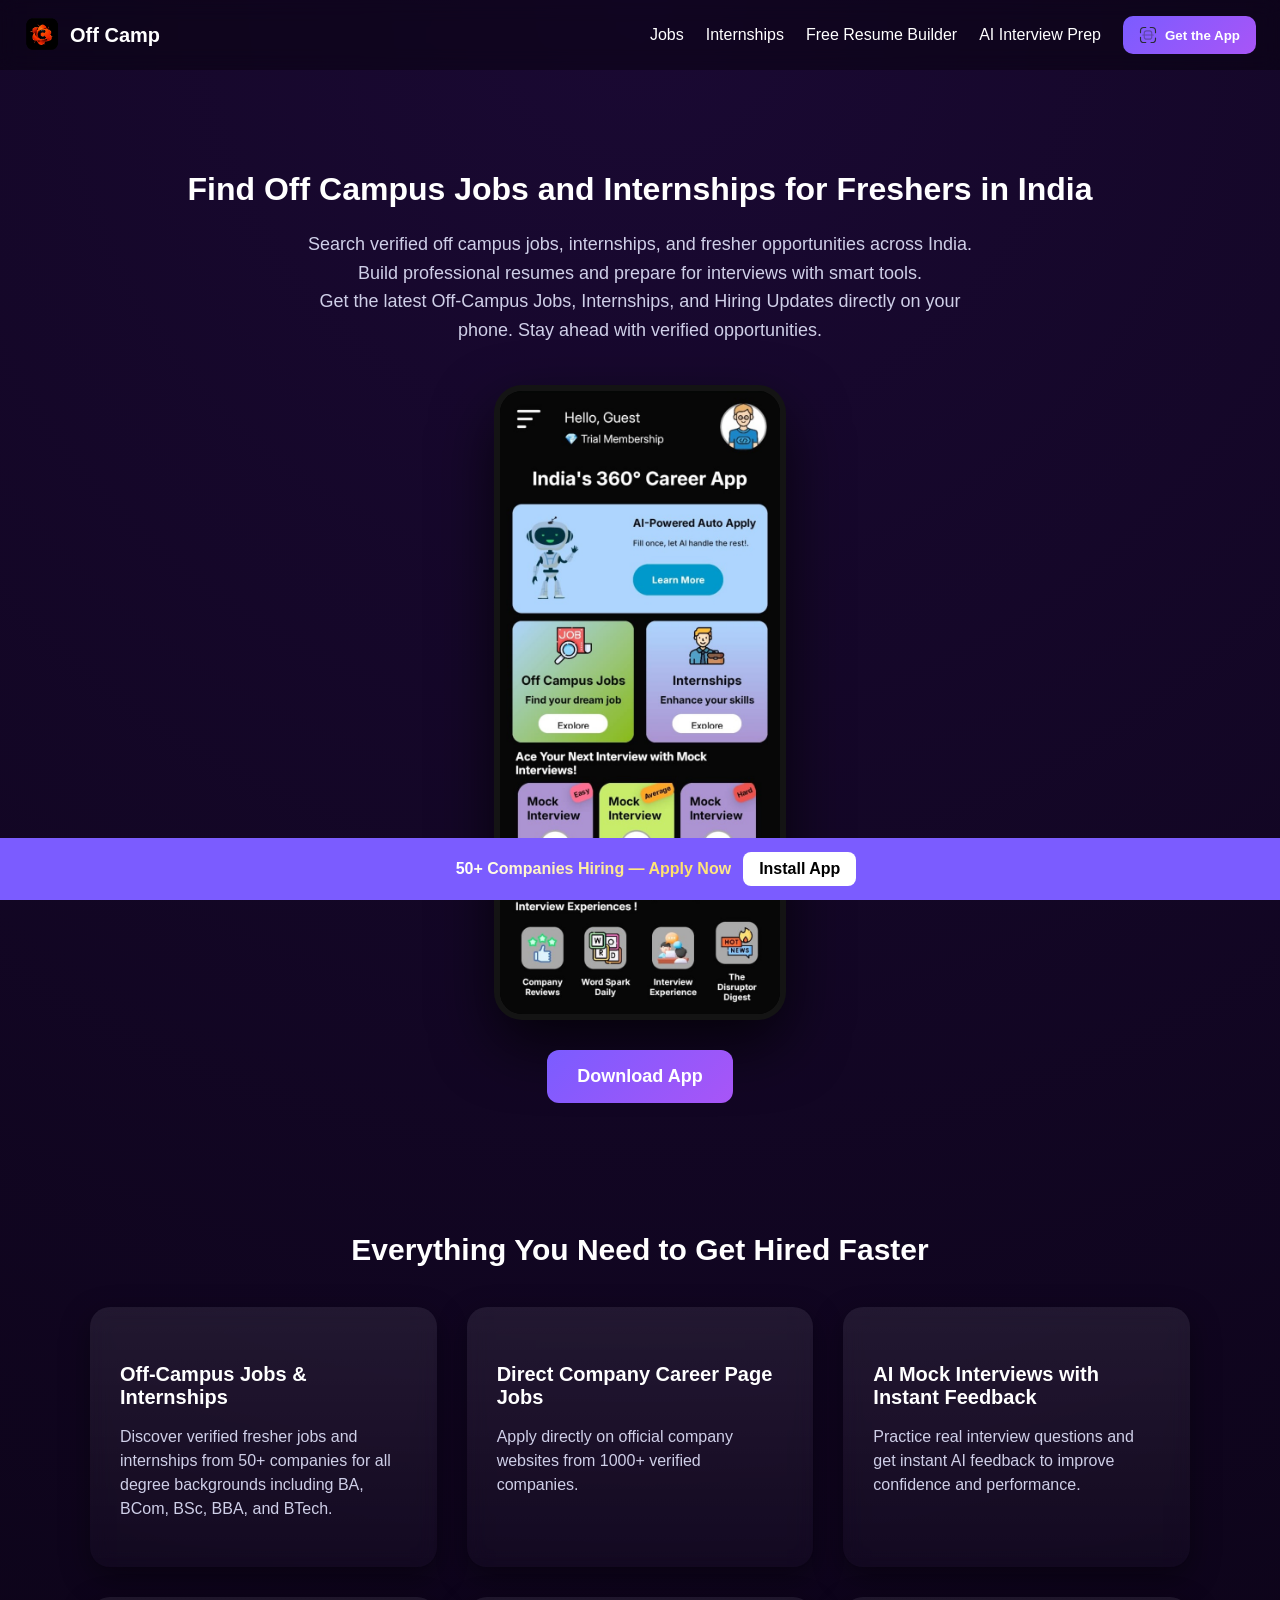
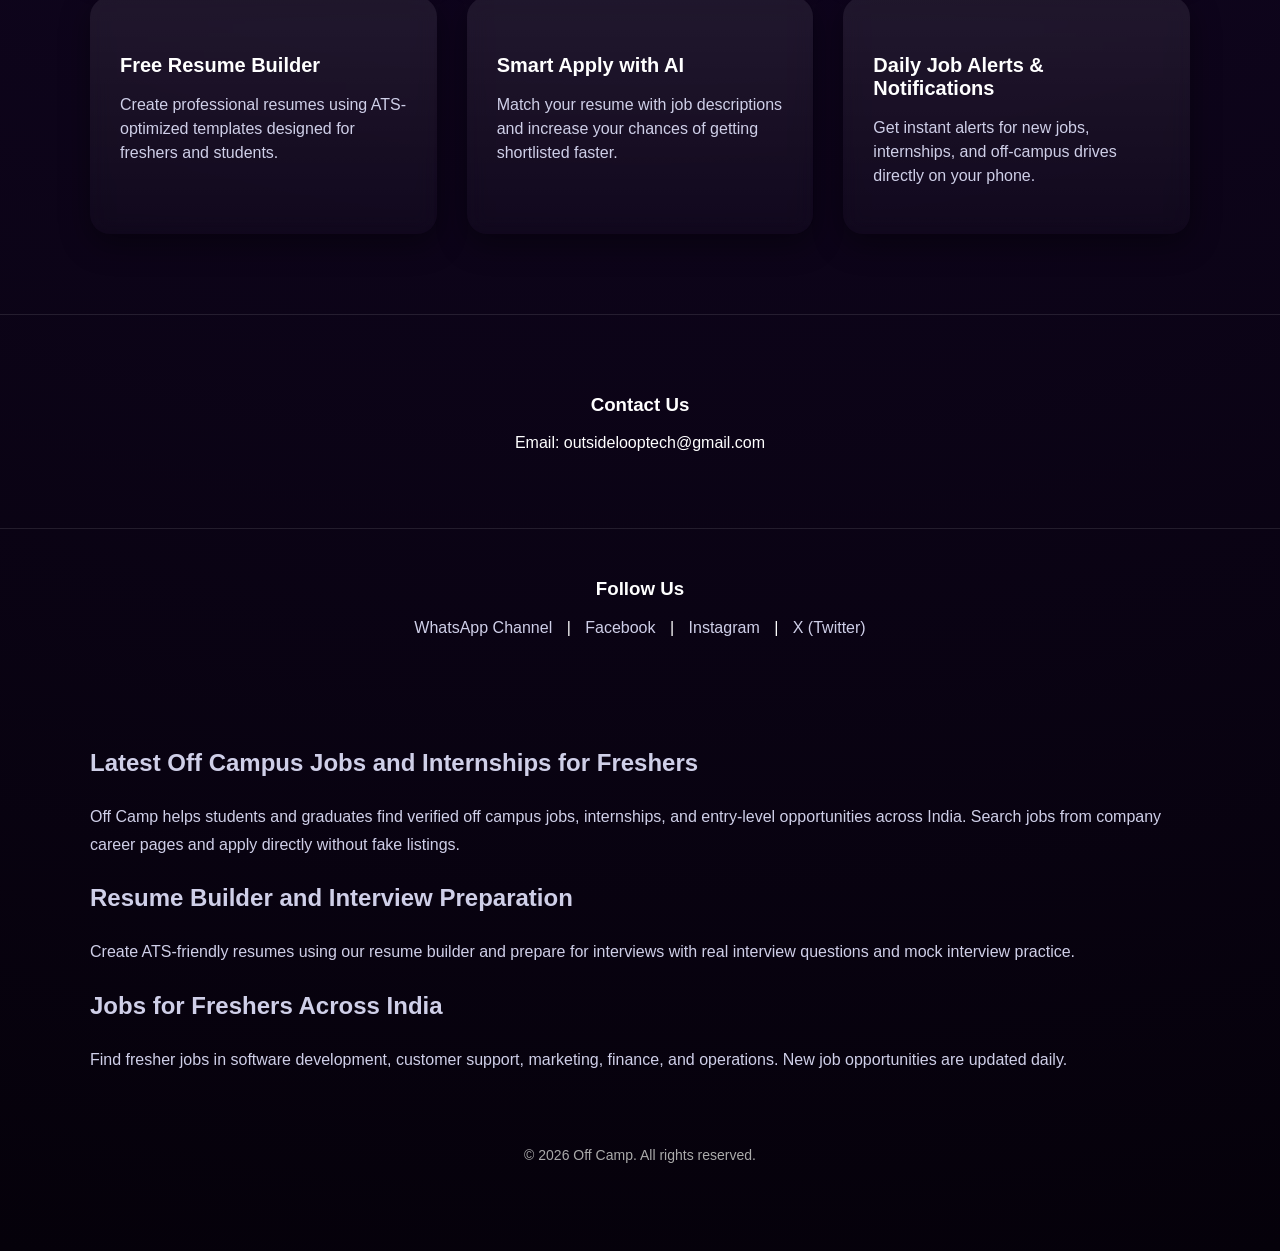
<file: index.html>
<!DOCTYPE html>

<html lang="en">

<head>

<meta charset="UTF-8">

<meta name="viewport" content="width=device-width, initial-scale=1.0">

<!-- SEO Title -->

<title>Off Campus Jobs and Internships for Freshers</title>



<!-- Meta Description -->

<meta name="description" content="Find latest off campus jobs, internships, and fresher opportunities in India. Build ATS-friendly resumes and prepare for interviews. Apply directly on company career pages.">



<!-- Keywords -->

<meta name="keywords" content="off campus jobs, internships for freshers, jobs for freshers, resume builder, interview preparation, fresher jobs in India, entry level jobs">



<!-- Author -->

<meta name="author" content="Off Camp">



<link rel="sitemap" type="application/xml" title="Sitemap" href="/sitemap.xml">



<!-- Robots -->

<meta name="robots" content="index, follow">



<!-- Canonical URL -->

<link rel="canonical" href="https://offcamp.online/">



<!-- Open Graph (for sharing) -->

<meta property="og:title" content="Off Campus Jobs for Freshers | Off Camp">

<meta property="og:description" content="Find latest off campus jobs, internships, and fresher hiring updates across India.">

<meta property="og:image" content="https://offcamp.online/logo.png">

<meta property="og:url" content="https://offcamp.online/">

<meta property="og:type" content="website">

<meta name="application-name" content="Off Camp">

<meta name="apple-mobile-web-app-title" content="Off Camp">



<link rel="icon" href="/logo.png" type="image/png">

<link rel="shortcut icon" href="/logo.png">

<link rel="apple-touch-icon" href="/logo.png">

    

    

<style>



body {

    margin: 0;

    font-family: 'Poppins', sans-serif;

    background: radial-gradient(circle at top, #1a0933, #05010a);

    color: white;

    padding-bottom: 70px; /* ADD THIS */

}

    html {

    scroll-behavior: smooth;

}



/* Navigation */





/* Hero Section */

.hero {

    text-align: center;

    padding: 80px 20px 40px;

}



.hero h2 {

    font-size: 42px;

    margin-bottom: 15px;

}



.hero p {

    font-size: 18px;

    color: #cfcfe8;

    max-width: 700px;

    margin: auto;

    line-height: 1.6;

}



/* App Image */

.app-image {

    margin-top: 40px;

}



.app-image img {

    width: 260px;

    max-width: 90%;

    border-radius: 25px;

    box-shadow: 0 20px 40px rgba(0,0,0,0.6);

    transition: 0.3s ease;

}



.app-image img:hover {

    transform: translateY(-10px) scale(1.03);

}



.download-btn {

    display: inline-block;

    margin-top: 30px;

    padding: 16px 30px;

    background: linear-gradient(135deg, #7b5cff, #a855f7);

    color: white;

    font-size: 18px;

    text-decoration: none;

    border-radius: 12px;

    font-weight: 600;

    transition: 0.3s ease;

}



.download-btn:hover {

    transform: translateY(-3px);

}



/* Features Section */

.section {

    padding: 60px 20px 80px;

}



.section h3 {

    text-align: center;

    font-size: 30px;

    margin-bottom: 40px;

}



.features {

    display: grid;

    grid-template-columns: repeat(auto-fit, minmax(260px, 1fr));

    gap: 30px;

    max-width: 1100px;

    margin: auto;

}



.card {

    background: linear-gradient(180deg, rgba(255,255,255,0.08), rgba(255,255,255,0.02));

    padding: 30px;

    border-radius: 20px;

    backdrop-filter: blur(10px);

    box-shadow: 0 10px 30px rgba(0,0,0,0.4);

    transition: 0.3s;

}



.card:hover {

    transform: translateY(-8px);

}



.card h4 {

    font-size: 20px;

    margin-bottom: 10px;

}



.card p {

    color: #cfcfe8;

    line-height: 1.5;

}



/* Contact Section */

#contact {

    text-align: center;

    padding: 60px 20px;

    border-top: 1px solid rgba(255,255,255,0.1);

}



footer {

    text-align: center;

    padding: 18px;

    font-size: 14px;

    color: #aaa;

}



@media (max-width: 600px) {

    .hero h2 {

        font-size: 30px;

    }

}



/* NAVBAR */



nav {

display: flex;

justify-content: space-between;

align-items: center;

padding: 16px 24px;

background: rgba(0,0,0,0.35);

backdrop-filter: blur(10px);

position: sticky;

top: 0;

z-index: 1000;

}



/* LEFT SIDE */



.nav-left {

display: flex;

align-items: center;

gap: 10px;

font-size: 20px;

font-weight: 600;

}



.nav-left img {

height: 36px;

width: 36px;

border-radius: 8px;

}



.nav-left a {

color: white;

text-decoration: none;

}



/* LINKS */



.nav-links {

display: flex;

align-items: center;

gap: 22px;

}



.nav-links a {

color: white;

text-decoration: none;

font-weight: 500;

}



/* APP BUTTON */



.app-btn {

display: flex;

align-items: center;

gap: 8px;

padding: 10px 16px;

border: none;

border-radius: 10px;

background: linear-gradient(135deg, #7b5cff, #a855f7);

color: white;

font-weight: 600;

cursor: pointer;

}



.app-btn img {

width: 18px;

height: 18px;

}



/* HAMBURGER */



#hamburger {

display: none;

font-size: 26px;

cursor: pointer;

}



/* MOBILE */



@media (max-width: 768px) {



#hamburger {

display: block;

}



.nav-links {

position: absolute;

top: 70px;

left: 0;

width: 100%;

background: rgba(0,0,0,0.96);

flex-direction: column;

align-items: center;

gap: 16px;

padding: 20px 0;



display: none;

}



.nav-links.active {

display: flex;

}



.nav-links a {

font-size: 16px;

}



.app-btn {

width: 90%;

justify-content: center;

}



}







</style>

    <script type="application/ld+json">

{

  "@context": "https://schema.org",

  "@type": "Organization",

  "name": "Off Camp",

  "url": "https://offcamp.online",

  "logo": "https://offcamp.online/logo.png",

  "sameAs": [

    "https://www.instagram.com/sameeroffcamp/",

    "https://x.com/outsidelooptech"

  ]

}



        

</script>

</head>



<body>



<!-- Navigation -->

<nav>



<div class="nav-left">

    <img src="logo.png" alt="Offcamp Logo">

    <a href="https://offcamp.online/">Off Camp</a>

</div>



<!-- HAMBURGER -->

<div id="hamburger">☰</div>



<!-- LINKS -->

<div class="nav-links" id="navLinks">



<a href="/off-campus-jobs.html">Jobs</a>

<a href="/remote-internships.html">Internships</a>

<a href="/resume-builder-for-freshers.html">Free Resume Builder</a>

<a href="/interview-preparation-questions.html">AI Interview Prep</a>



<button id="openModal" class="app-btn">

<img src="scan.svg">

<span>Get the App</span>

</button>



</div>



</nav>

<!-- Hero Section -->

<div class="hero">

   

<h1>Find Off Campus Jobs and Internships for Freshers in India</h1>

    <p>

Search verified off campus jobs, internships, and fresher opportunities across India. 

Build professional resumes and prepare for interviews with smart tools.

</p>

<p>

Get the latest Off-Campus Jobs, Internships, and Hiring Updates directly on your phone. Stay ahead with verified opportunities.

</p>



<!-- IMPORTANT: Replace app.png with your screenshot file name -->

<div class="app-image" style="display:flex;justify-content:center;align-items:center;">

<img src="Index1.jpeg" alt="Off Camp app showing off campus jobs and internships for freshers" style="width:280px;max-width:90%;border-radius:28px;box-shadow:0 25px 60px rgba(0,0,0,0.7);border:6px solid rgba(255,255,255,0.08);background:#000;">

</div>



<a class="download-btn" href="https://play.google.com/store/apps/details?id=com.first.offcamp" target="_blank">

Download App

</a>

</div>



<!-- Features Section -->

<div class="section">

<h3>Everything You Need to Get Hired Faster</h3>



<div class="features">



<div class="card">

<h4>Off-Campus Jobs & Internships</h4>

<p>Discover verified fresher jobs and internships from 50+ companies for all degree backgrounds including BA, BCom, BSc, BBA, and BTech.</p>

</div>



<div class="card">

<h4>Direct Company Career Page Jobs</h4>

<p>Apply directly on official company websites from 1000+ verified companies.</p>

</div>



<div class="card">

<h4>AI Mock Interviews with Instant Feedback</h4>

<p>Practice real interview questions and get instant AI feedback to improve confidence and performance.</p>

</div>



<div class="card">

<h4>Free Resume Builder</h4>

<p>Create professional resumes using ATS-optimized templates designed for freshers and students.</p>

</div>



<div class="card">

<h4>Smart Apply with AI</h4>

<p>Match your resume with job descriptions and increase your chances of getting shortlisted faster.</p>

</div>



<div class="card">

<h4>Daily Job Alerts & Notifications</h4>

<p>Get instant alerts for new jobs, internships, and off-campus drives directly on your phone.</p>

</div>



</div>

</div>



<!-- Contact Section -->

<div id="contact">

<h3>Contact Us</h3>

<p>Email: outsidelooptech@gmail.com</p>

</div>



<!-- Social Links Section -->

<div style="text-align:center;padding:30px 20px;border-top:1px solid rgba(255,255,255,0.1);">



<h3>Follow Us</h3>



<p style="margin-top:15px;">

<a href="https://www.whatsapp.com/channel/0029Vb6MqgE5vKA1TDtMIE3o" target="_blank" style="margin:10px;color:#cfcfe8;text-decoration:none;font-weight:500;">WhatsApp Channel</a> |

<a href="#" target="_blank" style="margin:10px;color:#cfcfe8;text-decoration:none;font-weight:500;">Facebook</a> |

<a href="https://www.instagram.com/sameeroffcamp/" target="_blank" style="margin:10px;color:#cfcfe8;text-decoration:none;font-weight:500;">Instagram</a> |

<a href="https://x.com/outsidelooptech" target="_blank" style="margin:10px;color:#cfcfe8;text-decoration:none;font-weight:500;">X (Twitter)</a>

</p>



</div>



    <div style="max-width:1100px;margin:auto;padding:40px 20px;color:#cfcfe8;line-height:1.7;">



<h2>Latest Off Campus Jobs and Internships for Freshers</h2>



<p>

Off Camp helps students and graduates find verified off campus jobs, internships, and entry-level opportunities across India. 

Search jobs from company career pages and apply directly without fake listings.

</p>



<h2>Resume Builder and Interview Preparation</h2>



<p>

Create ATS-friendly resumes using our resume builder and prepare for interviews with real interview questions and mock interview practice.

</p>



<h2>Jobs for Freshers Across India</h2>



<p>

Find fresher jobs in software development, customer support, marketing, finance, and operations. 

New job opportunities are updated daily.

</p>



</div>



<div id="installBar">

<span class="glitter">

50+ Companies Hiring — Apply Now

</span>



<a href="https://play.google.com/store/apps/details?id=com.first.offcamp">



Install App



</a>



</div>



<style>



#installBar {

position: fixed;

bottom: 0;

left: 0;

width: 100%;



background: #7b5cff;

color: white;



display: flex;

justify-content: center;

align-items: center;

gap: 12px;



padding: 14px 16px;



font-weight: 600;

z-index: 9999;



font-size: 16px;



flex-wrap: wrap;

}



/* BUTTON */



#installBar a {

background: white;

color: black;



padding: 8px 16px;

border-radius: 8px;



text-decoration: none;

font-weight: 700;



white-space: nowrap;   /* prevents "Install App" breaking */

}



/* MOBILE OPTIMIZATION */



@media (max-width: 480px) {



#installBar {

font-size: 14px;

gap: 10px;

padding: 12px;

}



#installBar a {

padding: 7px 14px;

font-size: 14px;

}



}



/* Glitter / Shimmer Effect */



.glitter {

background: linear-gradient(

90deg,

white 0%,

#ffe066 40%,

white 80%

);



background-size: 200% auto;



color: transparent;



-webkit-background-clip: text;

background-clip: text;



animation: shimmer 2.5s linear infinite;

}



@keyframes shimmer {

to {

background-position: 200% center;

}

}



</style>



<footer>

© 2026 Off Camp. All rights reserved.

</footer>







<!-- App Download Modal -->

<div id="appModal" style="display:none;position:fixed;top:0;left:0;width:100%;height:100%;background:rgba(0,0,0,0.75);backdrop-filter:blur(8px);justify-content:center;align-items:center;z-index:999;">



<div style="background:#ffffff;color:#111;border-radius:24px;max-width:900px;width:95%;display:flex;overflow:hidden;position:relative;box-shadow:0 30px 80px rgba(0,0,0,0.6);">



<!-- Left Side Phone Image -->

<div style="flex:1;background:#f3e9dd;display:flex;justify-content:center;align-items:center;padding:30px;">

<img src="Frame 3.png" alt="App Screenshot" style="width:260px;max-width:100%;border-radius:30px;">

</div>



<!-- Right Side Content -->

<div style="flex:1.2;padding:40px;">



<button id="closeModal" style="position:absolute;top:15px;right:18px;background:none;border:none;font-size:24px;cursor:pointer;">×</button>



<div style="display:inline-block;background:#f1f1f1;padding:6px 14px;border-radius:20px;font-size:14px;margin-bottom:18px;">

50+ Companies Jobs at one place

</div>



<h2 style="font-size:34px;margin:0 0 15px 0;line-height:1.2;">

Download the Off Camp : Job Search App

</h2>



<p style="color:#555;font-size:16px;margin-bottom:25px;">

Get instant access to off-campus jobs, internships, and fresher hiring updates directly on your phone.

</p>



<div style="display:flex;gap:25px;align-items:center;background:#f7f7f7;padding:20px;border-radius:18px;">



<!-- QR Code -->

<div style="text-align:center;">

<img src="QR.png" alt="QR Code" style="width:120px;height:120px;">

<div style="font-size:12px;color:#666;margin-top:6px;">SCAN TO DOWNLOAD</div>

</div>



<!-- Google Play Button -->

<div>

<a href="https://play.google.com/store/apps/details?id=com.first.offcamp" target="_blank" style="display:inline-block;">

<img src="googleplay.webp" alt="Get it on Google Play" style="height:55px;">

</a>

<div style="font-size:12px;color:#666;margin-top:8px;">Available on Android</div>

</div>



</div>



</div>



</div>



</div>



<script>



const modal = document.getElementById('appModal');

const openBtn = document.getElementById('openModal');

const closeBtn = document.getElementById('closeModal');



openBtn.onclick = function() {

    modal.style.display = 'flex';

}



closeBtn.onclick = function() {

    modal.style.display = 'none';

}



window.onclick = function(event) {

    if (event.target == modal) {

        modal.style.display = 'none';

    }

}



const hamburger = document.getElementById("hamburger");

const navLinks = document.getElementById("navLinks");



hamburger.onclick = function () {



navLinks.classList.toggle("active");



if (navLinks.classList.contains("active")) {

    hamburger.innerHTML = "✕";

} else {

    hamburger.innerHTML = "☰";

}



    



};

    document.querySelectorAll(".nav-links a").forEach(link => {

    link.onclick = function () {

        navLinks.classList.remove("active");

        hamburger.innerHTML = "☰";

    };

});



</script>



</body>

</html>
</file>
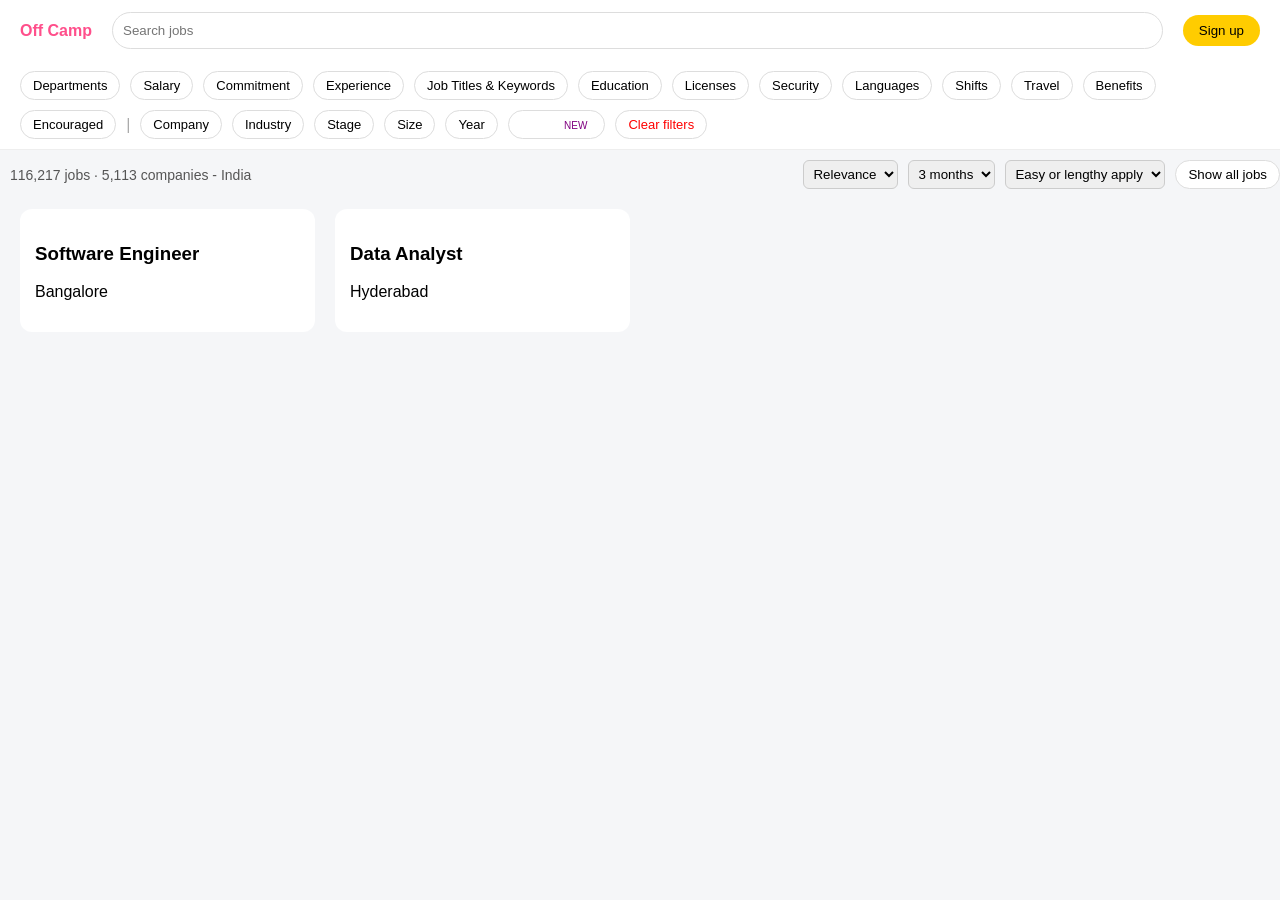
<file: discover.html>
<!DOCTYPE html>
<html lang="en">
<head>
<meta charset="UTF-8">
<title>Hiring UI Clone</title>

<style>

/* BODY */
body {
    font-family: Arial, sans-serif;
    margin: 0;
    background: #f5f6f8;
}

/* NAVBAR */
.navbar {
    display: flex;
    align-items: center;
    padding: 12px 20px;
    background: white;
    box-shadow: 0 2px 8px rgba(0,0,0,0.05);
}

.logo {
    font-weight: bold;
    color: #ff4f8b;
}

.search {
    flex: 1;
    margin: 0 20px;
    padding: 10px;
    border-radius: 20px;
    border: 1px solid #ddd;
}

.signup {
    background: #ffcc00;
    border: none;
    padding: 8px 16px;
    border-radius: 20px;
}

/* ================= TOP SECTION ================= */

.top-section {
    background: white;
    padding: 10px 20px;
    border-bottom: 1px solid #eee;
}

/* FILTER ROW */
.filter-row {
    display: flex;
    flex-wrap: wrap;
    gap: 10px;
    align-items: center;
}

.filter-row button {
    padding: 6px 12px;
    border-radius: 20px;
    border: 1px solid #ddd;
    background: white;
    font-size: 13px;
    cursor: pointer;
}

.divider {
    color: #aaa;
}

/* SHARE */
.share {
    background: linear-gradient(45deg, purple, pink);
    color: white;
}

.new {
    background: white;
    color: purple;
    font-size: 10px;
    padding: 2px 5px;
    border-radius: 6px;
}

/* CLEAR */
.clear {
    color: red;
    border: none;
}

/* BANNER */


/* CONTROLS */
.controls-bar {
    display: flex;
    justify-content: space-between;
    margin-top: 10px;
}

.controls-wrapper {
    display: flex;
    justify-content: space-between;
    align-items: center; /* IMPORTANT */
    margin-top: 10px;
}

/* LEFT SIDE */
.left-info {
    font-size: 14px;
    color: #555;
    margin-left: 10px;
}

/* RIGHT SIDE */
.right-side {
    display: flex;
    flex-direction: column;
    align-items: flex-end;
}

/* BANNER */
.banner {
    font-size: 13px;
    margin-bottom: 5px;
}

.banner a {
    color: #ff4f8b;
    text-decoration: none;
}

/* CONTROLS */
.left-controls {
    display: flex;
    gap: 10px;
}

.left-controls select {
    padding: 5px;
    border-radius: 6px;
    border: 1px solid #ccc;
}

.show-all {
    border: 1px solid #ddd;
    border-radius: 20px;
    padding: 6px 12px;
    background: white;
}


.right-info {
    color: #555;
}

/* ================= JOB CARDS ================= */

.container {
    display: grid;
    grid-template-columns: repeat(auto-fill, minmax(280px, 1fr));
    gap: 20px;
    padding: 20px;
}

.card {
    background: white;
    padding: 15px;
    border-radius: 12px;
}

/* ================= POPUP ================= */

#popup {
    display: none;
    position: fixed;
    width: 100%;
    height: 100%;
    background: rgba(0,0,0,0.4);
    top: 0;
}

#panel {
    position: absolute;
    right: -400px;
    width: 350px;
    height: 100%;
    background: white;
    padding: 20px;
    transition: 0.3s;
}

#panel.active {
    right: 0;
}

.apply-btn {
    margin-top: 20px;
    width: 100%;
    padding: 10px;
    background: #ff4f8b;
    color: white;
    border: none;
}

</style>
</head>

<body>

<!-- NAVBAR -->
<div class="navbar">
    <div class="logo">Off Camp</div>
    <input class="search" placeholder="Search jobs">
    <button class="signup">Sign up</button>
</div>

<!-- TOP SECTION -->
<div class="top-section">

    <div class="filter-row">
        <button onclick="openFilter('Departments')">Departments</button>
        <button onclick="openFilter('Salary')">Salary</button>
        <button onclick="openFilter('Commitment')">Commitment</button>
        <button onclick="openFilter('Experience')">Experience</button>
        <button onclick="openFilter('Job Titles')">Job Titles & Keywords</button>
        <button onclick="openFilter('Education')">Education</button>
        <button>Licenses</button>
        <button>Security</button>
        <button>Languages</button>
        <button>Shifts</button>
        <button>Travel</button>
        <button>Benefits</button>
        <button>Encouraged</button>

        <span class="divider">|</span>

        <button>Company</button>
        <button>Industry</button>
        <button>Stage</button>
        <button>Size</button>
        <button>Year</button>

        <button class="share">Share <span class="new">NEW</span></button>
        <button class="clear">Clear filters</button>
    </div>



    </div>
    
  <div class="controls-wrapper">

    <!-- LEFT -->
    <div class="left-info">
        116,217 jobs · 5,113 companies - India
    </div>

    <!-- RIGHT -->
    <div class="left-controls">
        <select><option>Relevance</option></select>
        <select><option>3 months</option></select>
        <select><option>Easy or lengthy apply</option></select>
        <button class="show-all">Show all jobs</button>
    </div>

</div>

</div>

<!-- JOBS -->
<div class="container">
    <div class="card">
        <h3>Software Engineer</h3>
        <p>Bangalore</p>
    </div>

    <div class="card">
        <h3>Data Analyst</h3>
        <p>Hyderabad</p>
    </div>
</div>

<!-- FILTER PANEL -->
<div id="popup" onclick="outsideClick(event)">
    <div id="panel">

        <div style="display:flex; justify-content:space-between;">
            <h3 id="title">Filter</h3>
            <span onclick="closePopup()">✖</span>
        </div>

        <div id="content"></div>

        <button class="apply-btn" onclick="closePopup()">Apply</button>

    </div>
</div>

<script>

function openFilter(type) {
    document.getElementById("popup").style.display = "block";
    setTimeout(() => document.getElementById("panel").classList.add("active"), 10);

    document.getElementById("title").innerText = type;

    let c = document.getElementById("content");

    if (type === "Departments") {
        c.innerHTML = `
            <label><input type="checkbox"> Engineering</label><br>
            <label><input type="checkbox"> Data</label>
        `;
    }

    else if (type === "Salary") {
        c.innerHTML = `
            <label><input type="radio"> 3-6 LPA</label><br>
            <label><input type="radio"> 6-10 LPA</label>
        `;
    }

    else if (type === "Experience") {
        c.innerHTML = `
            <label><input type="checkbox"> 0-1</label><br>
            <label><input type="checkbox"> 1-3</label>
        `;
    }

    else {
        c.innerHTML = `<p>No options yet</p>`;
    }
}

function closePopup() {
    document.getElementById("panel").classList.remove("active");
    setTimeout(() => document.getElementById("popup").style.display = "none", 300);
}

function outsideClick(e) {
    if (e.target.id === "popup") closePopup();
}

</script>

</body>
</html>
</file>
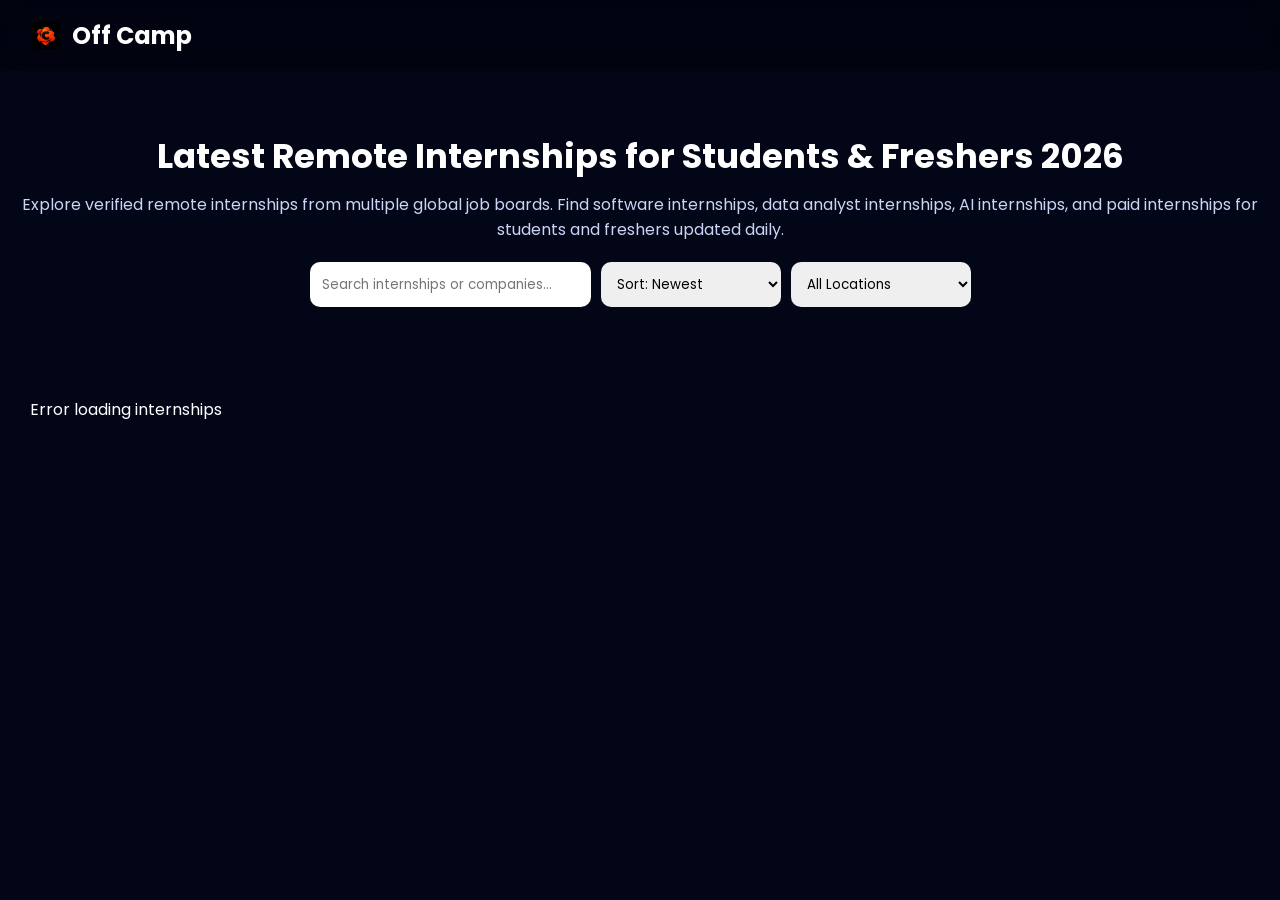
<file: internships-for-freshers.html>
<!DOCTYPE html>
<html lang="en">
<head>
<meta charset="UTF-8">
<meta name="viewport" content="width=device-width, initial-scale=1.0">

<title>Remote Internships 2026 | Work From Home Internships for Students & Freshers | Off Camp</title>

<meta name="description" content="Latest remote internships for students and freshers. Explore paid internships, software internships, AI internships, and work from home internship opportunities from top companies worldwide.">

<meta name="keywords" content="remote internships, work from home internships, paid internships, software internship, AI internship, data analyst internship, engineering internships, internships for students">

<link rel="canonical" href="https://offcamp.online/remote-internships.html">

<link href="https://fonts.googleapis.com/css2?family=Poppins:wght@300;400;500;600;700&display=swap" rel="stylesheet">

<style>

* {
    margin: 0;
    padding: 0;
    box-sizing: border-box;
    font-family: 'Poppins', sans-serif;
}

body {
    background: #020617;
    color: white;
}

nav {
    display: flex;
    justify-content: space-between;
    padding: 18px 30px;
    backdrop-filter: blur(10px);
    position: sticky;
    top: 0;
    background: rgba(0,0,0,0.3);
    z-index: 10;
}

.hero {
    text-align: center;
    padding: 60px 20px;
}

.hero h2 {
    font-size: 34px;
    margin-bottom: 10px;
}

.hero p {
    color: #cbd5f5;
}

.controls {
    display: flex;
    justify-content: center;
    gap: 10px;
    flex-wrap: wrap;
    margin-top: 20px;
}

.controls input,
.controls select {
    padding: 12px;
    border-radius: 10px;
    border: none;
    min-width: 180px;
}

.job-grid {
    display: grid;
    grid-template-columns: repeat(auto-fit, minmax(320px, 1fr));
    gap: 25px;
    padding: 30px;
}

.job-card {
    background: linear-gradient(135deg, #0ea5e9, #6366f1);
    border-radius: 18px;
    padding: 18px;
    transition: 0.3s;
    box-shadow: 0 10px 30px rgba(0,0,0,0.4);
}

.job-card:hover {
    transform: translateY(-6px);
}

.job-header {
    display: flex;
    align-items: center;
    gap: 10px;
}

.job-header img {
    width: 45px;
    height: 45px;
    background: white;
    border-radius: 10px;
    padding: 5px;
}

.job-title {
    font-size: 15px;
    font-weight: 600;
}

.tags {
    margin-top: 12px;
    display: flex;
    flex-wrap: wrap;
    gap: 8px;
}

.tag {
    background: rgba(255,255,255,0.9);
    color: black;
    font-size: 12px;
    padding: 5px 10px;
    border-radius: 10px;
}

.job-footer {
    margin-top: 12px;
    display: flex;
    justify-content: space-between;
    font-size: 13px;
}

.apply-btn {
    display: block;
    margin-top: 12px;
    text-align: center;
    background: white;
    color: black;
    padding: 10px;
    border-radius: 10px;
    font-weight: 600;
    text-decoration: none;
}

.pagination {
    text-align: center;
    margin: 20px;
}

.pagination button {
    margin: 5px;
    padding: 8px 14px;
    border-radius: 8px;
    border: none;
    cursor: pointer;
}

.loading {
    text-align: center;
    padding: 40px;
    font-size: 18px;
}

</style>

</head>

<body>

<nav>
<h1 style="display:flex;align-items:center;gap:10px;">
<img src="logo.png" style="height:32px;width:32px;border-radius:8px;">
Off Camp
</h1>
</nav>

<div class="hero">

<h2>Latest Remote Internships for Students & Freshers 2026</h2>

<p>
Explore verified remote internships from multiple global job boards. Find software internships, data analyst internships, AI internships, and paid internships for students and freshers updated daily.
</p>

<div class="controls">

<input
id="search"
type="text"
placeholder="Search internships or companies...">

<select id="sort">
<option value="new">Sort: Newest</option>
<option value="old">Sort: Oldest</option>
</select>

<select id="locationFilter">
<option value="all">All Locations</option>
<option value="Remote">Remote</option>
<option value="Worldwide">Worldwide</option>
</select>

</div>

</div>

<div id="jobs" class="job-grid"></div>

<div id="pagination" class="pagination"></div>

<script>

const container = document.getElementById("jobs");
const paginationContainer = document.getElementById("pagination");

const searchInput = document.getElementById("search");
const sortSelect = document.getElementById("sort");
const locationFilter = document.getElementById("locationFilter");

let allJobs = [];
let filteredJobs = [];

let currentPage = 1;
const jobsPerPage = 9;

const feeds = [
"https://remoteok.com/rss",
"https://weworkremotely.com/remote-jobs.rss",
"https://remotive.com/remote-jobs.rss"
];

function showLoading() {
container.innerHTML = "<div class='loading'>Loading internships...</div>";
}

async function fetchAllFeeds() {

showLoading();

try {

let jobs = [];

for (const feed of feeds) {

const response = await fetch(
`https://api.rss2json.com/v1/api.json?rss_url=${feed}`
);

const data = await response.json();

if (data.items) {

const mapped = data.items.map(item => ({

title: item.title || "Internship",
company: item.author || "Company",
location: item.categories?.join(", ") || "Remote",
link: item.link,
image: item.thumbnail || item.enclosure?.link || "logo.png",
date: new Date(item.pubDate)

}));

jobs = jobs.concat(mapped);

}

}

const uniqueJobs = [];
const links = new Set();

jobs.forEach(job => {

if (!links.has(job.link)) {
links.add(job.link);
uniqueJobs.push(job);
}

});

allJobs = uniqueJobs;

applyFilters();

}

catch (error) {

container.innerHTML = "Error loading internships";

console.log(error);

}

}

function applyFilters() {

const searchValue = searchInput.value.toLowerCase();
const locationValue = locationFilter.value;

filteredJobs = allJobs.filter(job => {

const matchesSearch =
job.title.toLowerCase().includes(searchValue) ||
job.company.toLowerCase().includes(searchValue);

const matchesLocation =
locationValue === "all" ||
job.location.includes(locationValue);

return matchesSearch && matchesLocation;

});

if (sortSelect.value === "new") {
filteredJobs.sort((a, b) => b.date - a.date);
} else {
filteredJobs.sort((a, b) => a.date - b.date);
}

currentPage = 1;

renderJobs();
createPagination();

}

function renderJobs() {

container.innerHTML = "";

const start = (currentPage - 1) * jobsPerPage;
const end = start + jobsPerPage;

const jobsToShow = filteredJobs.slice(start, end);

jobsToShow.forEach(job => {

const card = `

<div class="job-card">

<div class="job-header">

<img
src="${job.image}"
onerror="this.src='logo.png'">

<div class="job-title">
${job.title}
</div>

</div>

<div class="tags">

<span class="tag">
📍 ${job.location}
</span>

<span class="tag">
🏢 ${job.company}
</span>

</div>

<div class="job-footer">

<span>
💼 Internship
</span>

<span>
🌎 Remote
</span>

</div>

<a
href="${job.link}"
target="_blank"
class="apply-btn">
Apply Now
</a>

</div>

`;

container.innerHTML += card;

});

}

function createPagination() {

paginationContainer.innerHTML = "";

const pageCount =
Math.ceil(filteredJobs.length / jobsPerPage);

for (let i = 1; i <= pageCount; i++) {

const btn = document.createElement("button");

btn.innerText = i;

btn.onclick = () => {
currentPage = i;
renderJobs();
};

paginationContainer.appendChild(btn);

}

}

searchInput.addEventListener("input", applyFilters);

sortSelect.addEventListener("change", applyFilters);

locationFilter.addEventListener("change", applyFilters);

fetchAllFeeds();

// Auto refresh jobs every 10 minutes
setInterval(fetchAllFeeds, 10 * 60 * 1000);

</script>

</body>
</html>
</file>
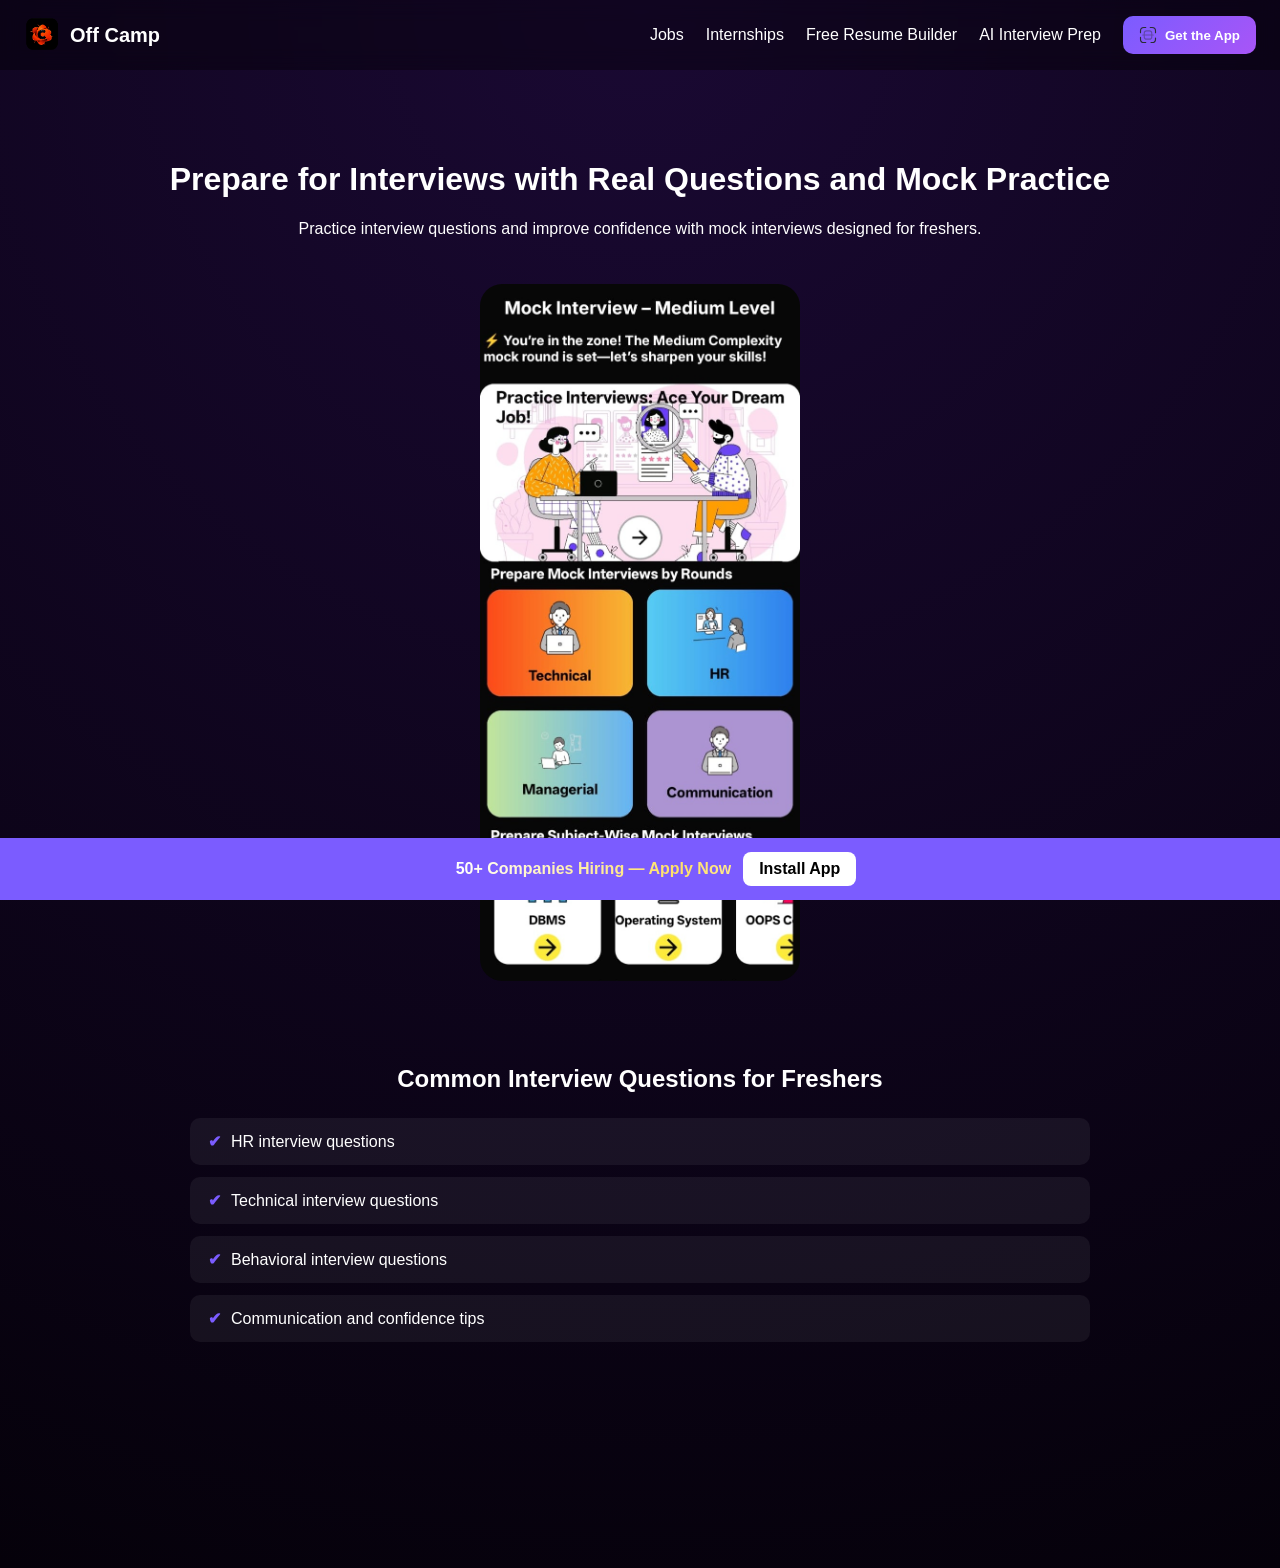
<file: interview-preparation-questions.html>
<!-- ===================================================== -->
<!-- PAGE 4: interview-preparation-questions.html -->
<!-- ===================================================== -->
<!DOCTYPE html>
<html lang="en">
<head>
<meta charset="UTF-8">
<meta name="viewport" content="width=device-width, initial-scale=1.0">

<title>Interview Preparation Questions for Freshers | Mock Interview Practice</title>
<link rel="icon" href="logo.png" type="image/png">
<link rel="shortcut icon" href="logo.png">
<link rel="apple-touch-icon" href="logo.png">
<meta name="description" content="Prepare for interviews with real interview questions and mock interview practice for freshers.">
<meta name="keywords" content="interview preparation, interview questions, mock interview, HR interview questions">
<link rel="canonical" href="https://offcamp.online/interview-preparation-questions.html">

<style>
body {
    margin: 0;
    font-family: 'Poppins', sans-serif;
    background: radial-gradient(circle at top, #1a0933, #05010a);
    color: white;
    padding-bottom: 80px;
}

.hero {
    text-align: center;
    padding: 70px 20px;
}
    /* Navigation */
/* NAVBAR */

nav {
display: flex;
justify-content: space-between;
align-items: center;
padding: 16px 24px;
background: rgba(0,0,0,0.35);
backdrop-filter: blur(10px);
position: sticky;
top: 0;
z-index: 1000;
}

/* LEFT SIDE */

.nav-left {
display: flex;
align-items: center;
gap: 10px;
font-size: 20px;
font-weight: 600;
}

.nav-left img {
height: 36px;
width: 36px;
border-radius: 8px;
}

.nav-left a {
color: white;
text-decoration: none;
}

/* LINKS */

.nav-links {
display: flex;
align-items: center;
gap: 22px;
}

.nav-links a {
color: white;
text-decoration: none;
font-weight: 500;
}

/* APP BUTTON */

.app-btn {
display: flex;
align-items: center;
gap: 8px;
padding: 10px 16px;
border: none;
border-radius: 10px;
background: linear-gradient(135deg, #7b5cff, #a855f7);
color: white;
font-weight: 600;
cursor: pointer;
}

.app-btn img {
width: 18px;
height: 18px;
}

/* HAMBURGER */

#hamburger {
display: none;
font-size: 26px;
cursor: pointer;
}

/* MOBILE */

@media (max-width: 768px) {

#hamburger {
display: block;
}

.nav-links {
position: absolute;
top: 70px;
left: 0;
width: 100%;
background: rgba(0,0,0,0.96);
flex-direction: column;
align-items: center;
gap: 16px;
padding: 20px 0;

display: none;
}

.nav-links.active {
display: flex;
}

.nav-links a {
font-size: 16px;
}

.app-btn {
width: 90%;
justify-content: center;
}

}

.hero img {
    margin-top: 30px;
    width: 320px;
    border-radius: 22px;
}

.section {
    padding: 60px 20px;
    max-width: 900px;
    margin: auto;
}

.section ul {
    list-style: none;
    padding: 0;
    margin-top: 25px;
}

.section li {
    background: rgba(255,255,255,0.06);
    padding: 14px 18px;
    margin-bottom: 12px;
    border-radius: 10px;
    font-size: 16px;
    display: flex;
    align-items: center;
    gap: 10px;
}

.section li::before {
    content: "✔";
    color: #7b5cff;
    font-weight: bold;
}
</style>
</head>

<body>

<nav>

<div class="nav-left">
<a href="https://offcamp.online/" style="display:flex;align-items:center;gap:10px;">
<img src="logo.png" alt="Offcamp Logo">
<span>Off Camp</span>
</a>
</div>

<!-- HAMBURGER -->
<div id="hamburger">☰</div>

<!-- LINKS -->
<div class="nav-links" id="navLinks">

<a href="/off-campus-jobs.html">Jobs</a>
<a href="/remote-internships.html">Internships</a>
<a href="/resume-builder-for-freshers.html">Free Resume Builder</a>
<a href="/interview-preparation-questions.html">AI Interview Prep</a>

<button id="openModal" class="app-btn">
<img src="scan.svg">
<span>Get the App</span>
</button>

</div>

</nav>

<div class="hero">
<h1>Prepare for Interviews with Real Questions and Mock Practice</h1>

<p>
Practice interview questions and improve confidence with mock interviews designed for freshers.
</p>

<img src="Mockinterview.jpeg" alt="Interview preparation and mock interview practice" loading="lazy">


<div class="section">

<h2>Common Interview Questions for Freshers</h2>

<ul>
<li>HR interview questions</li>
<li>Technical interview questions</li>
<li>Behavioral interview questions</li>
<li>Communication and confidence tips</li>
</ul>

    </div>
</div>

<div id="installBar">
<span class="glitter">
50+ Companies Hiring — Apply Now
</span>

<a href="https://play.google.com/store/apps/details?id=com.first.offcamp">

Install App

</a>

</div>

<style>

#installBar {
position: fixed;
bottom: 0;
left: 0;
width: 100%;

background: #7b5cff;
color: white;

display: flex;
justify-content: center;
align-items: center;
gap: 12px;

padding: 14px 16px;

font-weight: 600;
z-index: 9999;

font-size: 16px;

flex-wrap: wrap;
}

/* BUTTON */

#installBar a {
background: white;
color: black;

padding: 8px 16px;
border-radius: 8px;

text-decoration: none;
font-weight: 700;

white-space: nowrap;   /* prevents "Install App" breaking */
}

/* MOBILE OPTIMIZATION */

@media (max-width: 480px) {

#installBar {
font-size: 14px;
gap: 10px;
padding: 12px;
}

#installBar a {
padding: 7px 14px;
font-size: 14px;
}

}

/* Glitter / Shimmer Effect */

.glitter {
background: linear-gradient(
90deg,
white 0%,
#ffe066 40%,
white 80%
);

background-size: 200% auto;

color: transparent;

-webkit-background-clip: text;
background-clip: text;

animation: shimmer 2.5s linear infinite;
}

@keyframes shimmer {
to {
background-position: 200% center;
}
}

</style>



    <!-- App Download Modal -->
<div id="appModal" style="display:none;position:fixed;top:0;left:0;width:100%;height:100%;background:rgba(0,0,0,0.75);backdrop-filter:blur(8px);justify-content:center;align-items:center;z-index:999;">

<div style="background:#ffffff;color:#111;border-radius:24px;max-width:900px;width:95%;display:flex;overflow:hidden;position:relative;box-shadow:0 30px 80px rgba(0,0,0,0.6);">

<!-- Left Side Phone Image -->
<div style="flex:1;background:#f3e9dd;display:flex;justify-content:center;align-items:center;padding:30px;">
<img src="Frame 3.png" alt="App Screenshot" style="width:260px;max-width:100%;border-radius:30px;" loading="lazy">
</div>

<!-- Right Side Content -->
<div style="flex:1.2;padding:40px;">

<button id="closeModal" style="position:absolute;top:15px;right:18px;background:none;border:none;font-size:24px;cursor:pointer;">×</button>

<div style="display:inline-block;background:#f1f1f1;padding:6px 14px;border-radius:20px;font-size:14px;margin-bottom:18px;">
50+ Companies Jobs at one place
</div>

<h2 style="font-size:34px;margin:0 0 15px 0;line-height:1.2;">
Download the Off Camp : Job Search App
</h2>

<p style="color:#555;font-size:16px;margin-bottom:25px;">
Get instant access to off-campus jobs, internships, and fresher hiring updates directly on your phone.
</p>

<div style="display:flex;gap:25px;align-items:center;background:#f7f7f7;padding:20px;border-radius:18px;">

<!-- QR Code -->
<div style="text-align:center;">
<img src="QR.png" alt="QR Code" style="width:120px;height:120px;" loading="lazy" >
<div style="font-size:12px;color:#666;margin-top:6px;">SCAN TO DOWNLOAD</div>
</div>


<!-- Google Play Button -->
<div>
<a href="https://play.google.com/store/apps/details?id=com.first.offcamp" target="_blank" style="display:inline-block;">
<img src="googleplay.webp" alt="Get it on Google Play" style="height:55px;">
</a>
<div style="font-size:12px;color:#666;margin-top:8px;">Available on Android</div>
</div>
    </div>
</div>
</div>
</div>
      
<script>

    

const modal = document.getElementById('appModal');
const openBtn = document.getElementById('openModal');
const closeBtn = document.getElementById('closeModal');
const hamburger = document.getElementById('hamburger');
const navLinks = document.getElementById('navLinks');

openBtn.onclick = function() {
    modal.style.display = 'flex';
}

closeBtn.onclick = function() {
    modal.style.display = 'none';
}

window.onclick = function(event) {
    if (event.target == modal) {
        modal.style.display = 'none';
    }
}

    hamburger.onclick = function () {

navLinks.classList.toggle("active");

if (navLinks.classList.contains("active")) {
    hamburger.innerHTML = "✕";
} else {
    hamburger.innerHTML = "☰";
}

};

document.querySelectorAll(".nav-links a").forEach(link => {
    link.onclick = function () {
        navLinks.classList.remove("active");
        hamburger.innerHTML = "☰";
    };
});

</script>

    <script type="application/ld+json">
{
 "@context": "https://schema.org",
 "@type": "WebPage",
 "name": "Interview Preparation Questions for Freshers",
 "description": "Practice interview questions and prepare for interviews with mock interview practice.",
 "url": "https://offcamp.online/interview-preparation-questions.html"
}
</script>

</body>
</html>
</file>
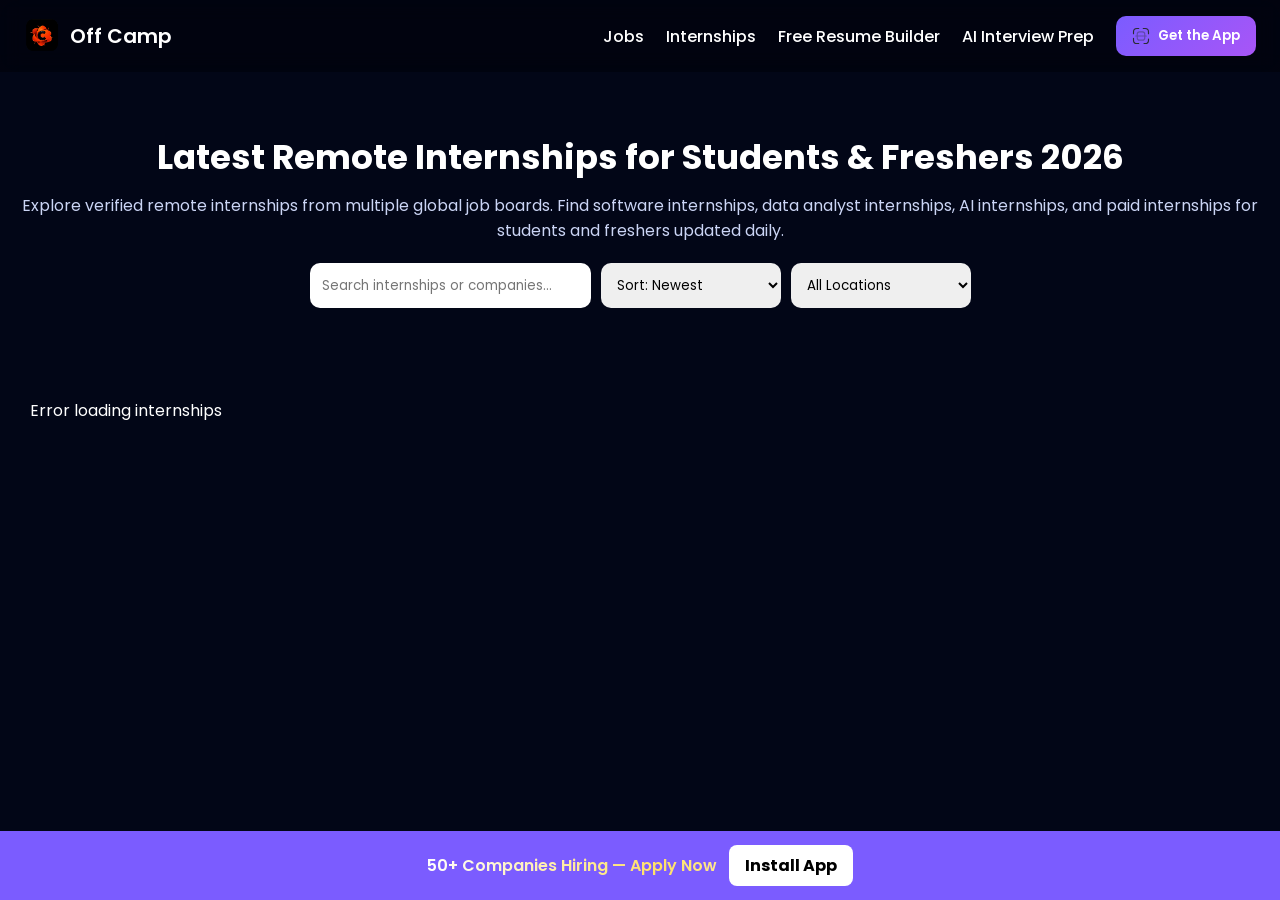
<file: remote-internships.html>
<!DOCTYPE html>
<html lang="en">
<head>
<meta charset="UTF-8">
<meta name="viewport" content="width=device-width, initial-scale=1.0">

<title>Remote Internships 2026 | Work From Home Internships for Students & Freshers | Off Camp</title>
<link rel="icon" href="logo.png" type="image/png">
<link rel="shortcut icon" href="logo.png">
<link rel="apple-touch-icon" href="logo.png">

<meta name="description" content="Latest remote internships for students and freshers. Explore paid internships, software internships, AI internships, and work from home internship opportunities from top companies worldwide.">

<meta name="keywords" content="remote internships, work from home internships, paid internships, software internship, AI internship, data analyst internship, engineering internships, internships for students">

<link rel="canonical" href="https://offcamp.online/remote-internships.html">
    <script type="application/ld+json">
{
 "@context": "https://schema.org",
 "@type": "CollectionPage",
 "name": "Remote Internships for Students and Freshers",
 "description": "Latest remote internships, work from home internships, and paid internships for students and freshers.",
 "url": "https://offcamp.online/remote-internships.html",
 "isPartOf": {
   "@type": "WebSite",
   "name": "Off Camp",
   "url": "https://offcamp.online"
 }
}
</script>

<link href="https://fonts.googleapis.com/css2?family=Poppins:wght@300;400;500;600;700&display=swap" rel="stylesheet">

<style>

* {
    margin: 0;
    padding: 0;
    box-sizing: border-box;
    font-family: 'Poppins', sans-serif;
}

body {
    background: #020617;
    color: white;
}

    /* NAVBAR */

nav {
display: flex;
justify-content: space-between;
align-items: center;
padding: 16px 24px;
background: rgba(0,0,0,0.35);
backdrop-filter: blur(10px);
position: sticky;
top: 0;
z-index: 1000;
}

/* LEFT SIDE */

.nav-left {
display: flex;
align-items: center;
gap: 10px;
font-size: 20px;
font-weight: 600;
}

.nav-left img {
height: 36px;
width: 36px;
border-radius: 8px;
}

.nav-left a {
color: white;
text-decoration: none;
}

/* LINKS */

.nav-links {
display: flex;
align-items: center;
gap: 22px;
}

.nav-links a {
color: white;
text-decoration: none;
font-weight: 500;
}

/* APP BUTTON */

.app-btn {
display: flex;
align-items: center;
gap: 8px;
padding: 10px 16px;
border: none;
border-radius: 10px;
background: linear-gradient(135deg, #7b5cff, #a855f7);
color: white;
font-weight: 600;
cursor: pointer;
}

.app-btn img {
width: 18px;
height: 18px;
}

/* HAMBURGER */

#hamburger {
display: none;
font-size: 26px;
cursor: pointer;
}

/* MOBILE */

@media (max-width: 768px) {

#hamburger {
display: block;
}

.nav-links {
position: absolute;
top: 70px;
left: 0;
width: 100%;
background: rgba(0,0,0,0.96);
flex-direction: column;
align-items: center;
gap: 16px;
padding: 20px 0;

display: none;
}

.nav-links.active {
display: flex;
}

.nav-links a {
font-size: 16px;
}

.app-btn {
width: 90%;
justify-content: center;
}

}


.hero {
    text-align: center;
    padding: 60px 20px;
}

.hero h2 {
    font-size: 34px;
    margin-bottom: 10px;
}

.hero p {
    color: #cbd5f5;
}

.controls {
    display: flex;
    justify-content: center;
    gap: 10px;
    flex-wrap: wrap;
    margin-top: 20px;
}

.controls input,
.controls select {
    padding: 12px;
    border-radius: 10px;
    border: none;
    min-width: 180px;
}

.job-grid {
    display: grid;
    grid-template-columns: repeat(auto-fit, minmax(320px, 1fr));
    gap: 25px;
    padding: 30px;
}

.job-card {
    background: linear-gradient(135deg, #0ea5e9, #6366f1);
    border-radius: 18px;
    padding: 18px;
    transition: 0.3s;
    box-shadow: 0 10px 30px rgba(0,0,0,0.4);
}

.job-card:hover {
    transform: translateY(-6px);
}

.job-header {
    display: flex;
    align-items: center;
    gap: 10px;
}

.job-header img {
    width: 45px;
    height: 45px;
    background: white;
    border-radius: 10px;
    padding: 5px;
}

.job-title {
    font-size: 15px;
    font-weight: 600;
}

.tags {
    margin-top: 12px;
    display: flex;
    flex-wrap: wrap;
    gap: 8px;
}

.tag {
    background: rgba(255,255,255,0.9);
    color: black;
    font-size: 12px;
    padding: 5px 10px;
    border-radius: 10px;
}

.job-footer {
    margin-top: 12px;
    display: flex;
    justify-content: space-between;
    font-size: 13px;
}

.apply-btn {
    display: block;
    margin-top: 12px;
    text-align: center;
    background: white;
    color: black;
    padding: 10px;
    border-radius: 10px;
    font-weight: 600;
    text-decoration: none;
}

.pagination {
    text-align: center;
    margin: 40px 20px 100px; /* space above install bar */
}

.pagination button {
    margin: 6px;
    padding: 10px 16px;
    border-radius: 10px;
    border: none;
    cursor: pointer;

    background: #1e293b;
    color: white;
    font-weight: 600;
    font-size: 14px;

    transition: all 0.2s ease;
}

.pagination button:hover {
    background: #7b5cff;
    transform: translateY(-1px);
}

.pagination button.active {
    background: #7b5cff;
    color: white;
}

.loading {
    text-align: center;
    padding: 40px;
    font-size: 18px;
}

</style>

</head>

<body>

<nav>

<div class="nav-left">
    <img src="logo.png" alt="Offcamp Logo">
    <a href="https://offcamp.online/">Off Camp</a>
</div>

<!-- HAMBURGER -->
<div id="hamburger">☰</div>

<!-- LINKS -->
<div class="nav-links" id="navLinks">

<a href="/off-campus-jobs.html">Jobs</a>
<a href="/remote-internships.html">Internships</a>
<a href="/resume-builder-for-freshers.html">Free Resume Builder</a>
<a href="/interview-preparation-questions.html">AI Interview Prep</a>

<button id="openModal" class="app-btn">
<img src="scan.svg">
<span>Get the App</span>
</button>

</div>

</nav>

<div class="hero">

<h2>Latest Remote Internships for Students & Freshers 2026</h2>

<p>
Explore verified remote internships from multiple global job boards. Find software internships, data analyst internships, AI internships, and paid internships for students and freshers updated daily.
</p>

<div class="controls">

<input
id="search"
type="text"
placeholder="Search internships or companies...">

<select id="sort">
<option value="new">Sort: Newest</option>
<option value="old">Sort: Oldest</option>
</select>

<select id="locationFilter">
<option value="all">All Locations</option>
<option value="Remote">Remote</option>
<option value="Worldwide">Worldwide</option>
</select>

</div>

</div>

<div id="jobs" class="job-grid"></div>

<div id="pagination" class="pagination"></div>

<script>

const container = document.getElementById("jobs");
const paginationContainer = document.getElementById("pagination");

const searchInput = document.getElementById("search");
const sortSelect = document.getElementById("sort");
const locationFilter = document.getElementById("locationFilter");

let allJobs = [];
let filteredJobs = [];

let currentPage = 1;
const jobsPerPage = 9;

const feeds = [
"https://remoteok.com/rss",
"https://weworkremotely.com/remote-jobs.rss",
"https://remotive.com/remote-jobs.rss"
];

function showLoading() {
container.innerHTML = "<div class='loading'>Loading internships...</div>";
}

async function fetchAllFeeds() {

showLoading();

try {

let jobs = [];

for (const feed of feeds) {

const response = await fetch(
`https://api.rss2json.com/v1/api.json?rss_url=${feed}`
);

const data = await response.json();

if (data.items) {

const mapped = data.items.map(item => ({

title: item.title || "Internship",
company: item.author || "Company",
location: item.categories?.join(", ") || "Remote",
link: item.link,
image: item.thumbnail || item.enclosure?.link || "logo.png",
date: new Date(item.pubDate)

}));

jobs = jobs.concat(mapped);

}

}

const uniqueJobs = [];
const links = new Set();

jobs.forEach(job => {

if (!links.has(job.link)) {
links.add(job.link);
uniqueJobs.push(job);
}

});

allJobs = uniqueJobs;

applyFilters();

}

catch (error) {

container.innerHTML = "Error loading internships";

console.log(error);

}

}

function applyFilters() {

const searchValue = searchInput.value.toLowerCase();
const locationValue = locationFilter.value;

filteredJobs = allJobs.filter(job => {

const matchesSearch =
job.title.toLowerCase().includes(searchValue) ||
job.company.toLowerCase().includes(searchValue);

const matchesLocation =
locationValue === "all" ||
job.location.includes(locationValue);

return matchesSearch && matchesLocation;

});

if (sortSelect.value === "new") {
filteredJobs.sort((a, b) => b.date - a.date);
} else {
filteredJobs.sort((a, b) => a.date - b.date);
}

currentPage = 1;

renderJobs();
createPagination();

}

function renderJobs() {

container.innerHTML = "";

const start = (currentPage - 1) * jobsPerPage;
const end = start + jobsPerPage;

const jobsToShow = filteredJobs.slice(start, end);

jobsToShow.forEach(job => {

const card = `

<div class="job-card">

<div class="job-header">

<img
src="${job.image}"
onerror="this.src='logo.png'">

<div class="job-title">
${job.title}
</div>

</div>

<div class="tags">

<span class="tag">
📍 ${job.location}
</span>

<span class="tag">
🏢 ${job.company}
</span>

</div>

<div class="job-footer">

<span>
💼 Internship
</span>

<span>
🌎 Remote
</span>

</div>

<a
href="${job.link}"
target="_blank"
class="apply-btn">
Apply Now
</a>

</div>

`;

container.innerHTML += card;

});

}

function createPagination() {

paginationContainer.innerHTML = "";

const pageCount =
Math.ceil(filteredJobs.length / jobsPerPage);

const startPage = Math.max(1, currentPage - 2);
const endPage = Math.min(pageCount, currentPage + 2);

for (let i = startPage; i <= endPage; i++) {

const btn = document.createElement("button");

btn.innerText = i;

if (i === currentPage) {
    btn.classList.add("active");
}

btn.onclick = () => {
    currentPage = i;
    renderJobs();
    createPagination();
};

paginationContainer.appendChild(btn);

}

}

searchInput.addEventListener("input", applyFilters);

sortSelect.addEventListener("change", applyFilters);

locationFilter.addEventListener("change", applyFilters);

fetchAllFeeds();

// Auto refresh jobs every 10 minutes
setInterval(fetchAllFeeds, 10 * 60 * 1000);

</script>

<div id="installBar">
<span class="glitter">
50+ Companies Hiring — Apply Now
</span>

<a href="https://play.google.com/store/apps/details?id=com.first.offcamp">

Install App

</a>

</div>

<style>

#installBar {
position: fixed;
bottom: 0;
left: 0;
width: 100%;

background: #7b5cff;
color: white;

display: flex;
justify-content: center;
align-items: center;
gap: 12px;

padding: 14px 16px;

font-weight: 600;
z-index: 9999;

font-size: 16px;

flex-wrap: wrap;
}

/* BUTTON */

#installBar a {
background: white;
color: black;

padding: 8px 16px;
border-radius: 8px;

text-decoration: none;
font-weight: 700;

white-space: nowrap;   /* prevents "Install App" breaking */
}

/* MOBILE OPTIMIZATION */

@media (max-width: 480px) {

#installBar {
font-size: 14px;
gap: 10px;
padding: 12px;
}

#installBar a {
padding: 7px 14px;
font-size: 14px;
}

}

/* Glitter / Shimmer Effect */

.glitter {
background: linear-gradient(
90deg,
white 0%,
#ffe066 40%,
white 80%
);

background-size: 200% auto;

color: transparent;

-webkit-background-clip: text;
background-clip: text;

animation: shimmer 2.5s linear infinite;
}

@keyframes shimmer {
to {
background-position: 200% center;
}
}

</style>



<!-- App Download Modal -->
<div id="appModal" style="display:none;position:fixed;top:0;left:0;width:100%;height:100%;background:rgba(0,0,0,0.75);backdrop-filter:blur(8px);justify-content:center;align-items:center;z-index:999;">

<div style="background:#ffffff;color:#111;border-radius:24px;max-width:900px;width:95%;display:flex;overflow:hidden;position:relative;box-shadow:0 30px 80px rgba(0,0,0,0.6);">

<!-- Left Side Phone Image -->
<div style="flex:1;background:#f3e9dd;display:flex;justify-content:center;align-items:center;padding:30px;">
<img src="Frame 3.png" alt="App Screenshot" style="width:260px;max-width:100%;border-radius:30px;">
</div>

<!-- Right Side Content -->
<div style="flex:1.2;padding:40px;">

<button id="closeModal" style="position:absolute;top:15px;right:18px;background:none;border:none;font-size:24px;cursor:pointer;">×</button>

<div style="display:inline-block;background:#f1f1f1;padding:6px 14px;border-radius:20px;font-size:14px;margin-bottom:18px;">
50+ Companies Jobs at one place
</div>

<h2 style="font-size:34px;margin:0 0 15px 0;line-height:1.2;">
Download the Off Camp : Job Search App
</h2>

<p style="color:#555;font-size:16px;margin-bottom:25px;">
Get instant access to off-campus jobs, internships, and fresher hiring updates directly on your phone.
</p>

<div style="display:flex;gap:25px;align-items:center;background:#f7f7f7;padding:20px;border-radius:18px;">

<!-- QR Code -->
<div style="text-align:center;">
<img src="QR.png" alt="QR Code" style="width:120px;height:120px;">
<div style="font-size:12px;color:#666;margin-top:6px;">SCAN TO DOWNLOAD</div>
</div>


<!-- Google Play Button -->
<div>
<a href="https://play.google.com/store/apps/details?id=com.first.offcamp" target="_blank" style="display:inline-block;">
<img src="googleplay.webp" alt="Get it on Google Play" style="height:55px;">
</a>
<div style="font-size:12px;color:#666;margin-top:8px;">Available on Android</div>
</div>

<script>

const modal = document.getElementById('appModal');
const openBtn = document.getElementById('openModal');
const closeBtn = document.getElementById('closeModal');

openBtn.onclick = function() {
    modal.style.display = 'flex';
}

closeBtn.onclick = function() {
    modal.style.display = 'none';
}

window.onclick = function(event) {
    if (event.target == modal) {
        modal.style.display = 'none';
    }
}
    /* NAVBAR */

nav {
display: flex;
justify-content: space-between;
align-items: center;
padding: 16px 24px;
background: rgba(0,0,0,0.35);
backdrop-filter: blur(10px);
position: sticky;
top: 0;
z-index: 1000;
}

/* LEFT SIDE */

.nav-left {
display: flex;
align-items: center;
gap: 10px;
font-size: 20px;
font-weight: 600;
}

.nav-left img {
height: 36px;
width: 36px;
border-radius: 8px;
}

.nav-left a {
color: white;
text-decoration: none;
}

/* LINKS */

.nav-links {
display: flex;
align-items: center;
gap: 22px;
}

.nav-links a {
color: white;
text-decoration: none;
font-weight: 500;
}

/* APP BUTTON */

.app-btn {
display: flex;
align-items: center;
gap: 8px;
padding: 10px 16px;
border: none;
border-radius: 10px;
background: linear-gradient(135deg, #7b5cff, #a855f7);
color: white;
font-weight: 600;
cursor: pointer;
}

.app-btn img {
width: 18px;
height: 18px;
}

/* HAMBURGER */

#hamburger {
display: none;
font-size: 26px;
cursor: pointer;
}

/* MOBILE */

@media (max-width: 768px) {

#hamburger {
display: block;
}

.nav-links {
position: absolute;
top: 70px;
left: 0;
width: 100%;
background: rgba(0,0,0,0.96);
flex-direction: column;
align-items: center;
gap: 16px;
padding: 20px 0;

display: none;
}

.nav-links.active {
display: flex;
}

.nav-links a {
font-size: 16px;
}

.app-btn {
width: 90%;
justify-content: center;
}

}

</script>

</body>
</html>
</file>
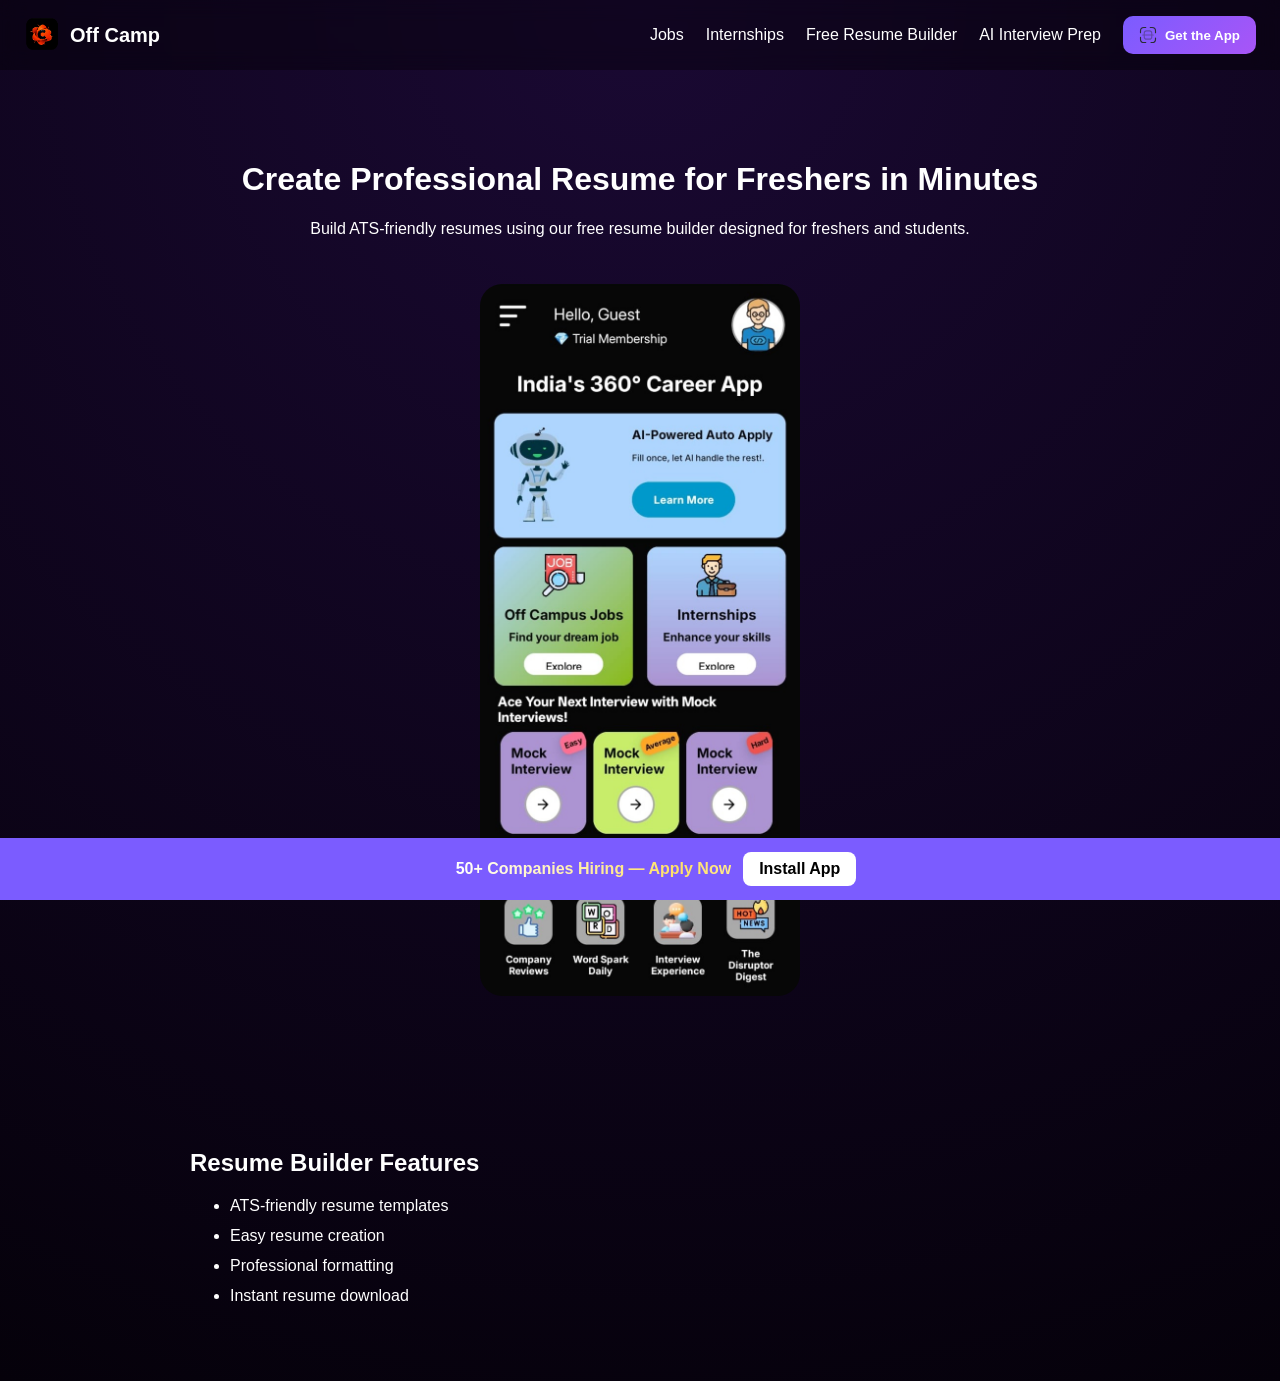
<file: resume-builder-for-freshers.html>
<!-- ===================================================== -->
<!-- PAGE 3: resume-builder-for-freshers.html -->
<!-- ===================================================== -->
<!DOCTYPE html>
<html lang="en">
<head>
<meta charset="UTF-8">
<meta name="viewport" content="width=device-width, initial-scale=1.0">

<title>Free Resume Builder for Freshers | ATS Friendly Resume</title>
<meta name="description" content="Create professional resumes using our free resume builder. ATS-friendly templates designed for freshers.">
<meta name="keywords" content="resume builder, free resume builder, ATS resume, resume for freshers">
<link rel="icon" href="logo.png" type="image/png">
<link rel="shortcut icon" href="logo.png">
<link rel="apple-touch-icon" href="logo.png">
<link rel="canonical" href="https://offcamp.online/resume-builder-for-freshers.html">

<style>
body {
    margin: 0;
    font-family: 'Poppins', sans-serif;
    background: radial-gradient(circle at top, #1a0933, #05010a);
    color: white;
}

    /* Navigation */
/* NAVBAR */

nav {
display: flex;
justify-content: space-between;
align-items: center;
padding: 16px 24px;
background: rgba(0,0,0,0.35);
backdrop-filter: blur(10px);
position: sticky;
top: 0;
z-index: 1000;
}

/* LEFT SIDE */

.nav-left {
display: flex;
align-items: center;
gap: 10px;
font-size: 20px;
font-weight: 600;
}

.nav-left img {
height: 36px;
width: 36px;
border-radius: 8px;
}

.nav-left a {
color: white;
text-decoration: none;
}

/* LINKS */

.nav-links {
display: flex;
align-items: center;
gap: 22px;
}

.nav-links a {
color: white;
text-decoration: none;
font-weight: 500;
}

/* APP BUTTON */

.app-btn {
display: flex;
align-items: center;
gap: 8px;
padding: 10px 16px;
border: none;
border-radius: 10px;
background: linear-gradient(135deg, #7b5cff, #a855f7);
color: white;
font-weight: 600;
cursor: pointer;
}

.app-btn img {
width: 18px;
height: 18px;
}

/* HAMBURGER */

#hamburger {
display: none;
font-size: 26px;
cursor: pointer;
}

/* MOBILE */

@media (max-width: 768px) {

#hamburger {
display: block;
}

.nav-links {
position: absolute;
top: 70px;
left: 0;
width: 100%;
background: rgba(0,0,0,0.96);
flex-direction: column;
align-items: center;
gap: 16px;
padding: 20px 0;

display: none;
}

.nav-links.active {
display: flex;
}

.nav-links a {
font-size: 16px;
}

.app-btn {
width: 90%;
justify-content: center;
}

}
.hero {
    text-align: center;
    padding: 70px 20px;
}

.hero img {
    margin-top: 30px;
    width: 320px;
    border-radius: 22px;
}

.features {
    padding: 60px 20px;
    max-width: 900px;
    margin: auto;
}

.features li {
    margin-bottom: 12px;
}
</style>
</head>

<body>

    <!-- Navigation -->
<nav>

<div class="nav-left">
<a href="https://offcamp.online/" style="display:flex;align-items:center;gap:10px;">
<img src="logo.png" alt="Offcamp Logo">
<span>Off Camp</span>
</a>
</div>

<!-- HAMBURGER -->
<div id="hamburger">☰</div>

<!-- LINKS -->
<div class="nav-links" id="navLinks">

<a href="/off-campus-jobs.html">Jobs</a>
<a href="/remote-internships.html">Internships</a>
<a href="/resume-builder-for-freshers.html">Free Resume Builder</a>
<a href="/interview-preparation-questions.html">AI Interview Prep</a>

<button id="openModal" class="app-btn">
<img src="scan.svg">
<span>Get the App</span>
</button>

</div>

</nav>

<div class="hero">
<h1>Create Professional Resume for Freshers in Minutes</h1>

<p>
Build ATS-friendly resumes using our free resume builder designed for freshers and students.
</p>

<img src="Index1.jpeg" alt="Free resume builder for freshers" loading="lazy">
</div>

<div class="features">

<h2>Resume Builder Features</h2>

<ul>
<li>ATS-friendly resume templates</li>
<li>Easy resume creation</li>
<li>Professional formatting</li>
<li>Instant resume download</li>
</ul>

<div id="installBar">
<span class="glitter">
50+ Companies Hiring — Apply Now
</span>

<a href="https://play.google.com/store/apps/details?id=com.first.offcamp">

Install App

</a>

</div>

<style>

#installBar {
position: fixed;
bottom: 0;
left: 0;
width: 100%;

background: #7b5cff;
color: white;

display: flex;
justify-content: center;
align-items: center;
gap: 12px;

padding: 14px 16px;

font-weight: 600;
z-index: 9999;

font-size: 16px;

flex-wrap: wrap;
}

/* BUTTON */

#installBar a {
background: white;
color: black;

padding: 8px 16px;
border-radius: 8px;

text-decoration: none;
font-weight: 700;

white-space: nowrap;   /* prevents "Install App" breaking */
}

/* MOBILE OPTIMIZATION */

@media (max-width: 480px) {

#installBar {
font-size: 14px;
gap: 10px;
padding: 12px;
}

#installBar a {
padding: 7px 14px;
font-size: 14px;
}

}

/* Glitter / Shimmer Effect */

.glitter {
background: linear-gradient(
90deg,
white 0%,
#ffe066 40%,
white 80%
);

background-size: 200% auto;

color: transparent;

-webkit-background-clip: text;
background-clip: text;

animation: shimmer 2.5s linear infinite;
}

@keyframes shimmer {
to {
background-position: 200% center;
}
}

</style>
    <!-- App Download Modal -->
<div id="appModal" style="display:none;position:fixed;top:0;left:0;width:100%;height:100%;background:rgba(0,0,0,0.75);backdrop-filter:blur(8px);justify-content:center;align-items:center;z-index:999;">

<div style="background:#ffffff;color:#111;border-radius:24px;max-width:900px;width:95%;display:flex;overflow:hidden;position:relative;box-shadow:0 30px 80px rgba(0,0,0,0.6);">

<!-- Left Side Phone Image -->
<div style="flex:1;background:#f3e9dd;display:flex;justify-content:center;align-items:center;padding:30px;">
<img src="Frame 3.png" alt="App Screenshot" style="width:260px;max-width:100%;border-radius:30px;" loading="lazy">
</div>

<!-- Right Side Content -->
<div style="flex:1.2;padding:40px;">

<button id="closeModal" style="position:absolute;top:15px;right:18px;background:none;border:none;font-size:24px;cursor:pointer;">×</button>

<div style="display:inline-block;background:#f1f1f1;padding:6px 14px;border-radius:20px;font-size:14px;margin-bottom:18px;">
50+ Companies Jobs at one place
</div>

<h2 style="font-size:34px;margin:0 0 15px 0;line-height:1.2;">
Download the Off Camp : Job Search App
</h2>

<p style="color:#555;font-size:16px;margin-bottom:25px;">
Get instant access to off-campus jobs, internships, and fresher hiring updates directly on your phone.
</p>

<div style="display:flex;gap:25px;align-items:center;background:#f7f7f7;padding:20px;border-radius:18px;">

<!-- QR Code -->
<div style="text-align:center;">
<img src="QR.png" alt="QR Code" style="width:120px;height:120px;" loading="lazy">
<div style="font-size:12px;color:#666;margin-top:6px;">SCAN TO DOWNLOAD</div>
</div>


<!-- Google Play Button -->
<div>
<a href="https://play.google.com/store/apps/details?id=com.first.offcamp" target="_blank" style="display:inline-block;">
<img src="googleplay.webp" alt="Get it on Google Play" style="height:55px;">
</a>
<div style="font-size:12px;color:#666;margin-top:8px;">Available on Android</div>
</div>
</div>
</div>
</div>

<script>

const modal = document.getElementById('appModal');
const openBtn = document.getElementById('openModal');
const closeBtn = document.getElementById('closeModal');
const hamburger = document.getElementById('hamburger');
const navLinks = document.getElementById('navLinks');

openBtn.onclick = function() {
    modal.style.display = 'flex';
}

closeBtn.onclick = function() {
    modal.style.display = 'none';
}

window.onclick = function(event) {
    if (event.target == modal) {
        modal.style.display = 'none';
    }
}

    hamburger.onclick = function () {

navLinks.classList.toggle("active");

if (navLinks.classList.contains("active")) {
    hamburger.innerHTML = "✕";
} else {
    hamburger.innerHTML = "☰";
}

};

document.querySelectorAll(".nav-links a").forEach(link => {
    link.onclick = function () {
        navLinks.classList.remove("active");
        hamburger.innerHTML = "☰";
    };
});

</script>

</body>
    
</html>
</file>
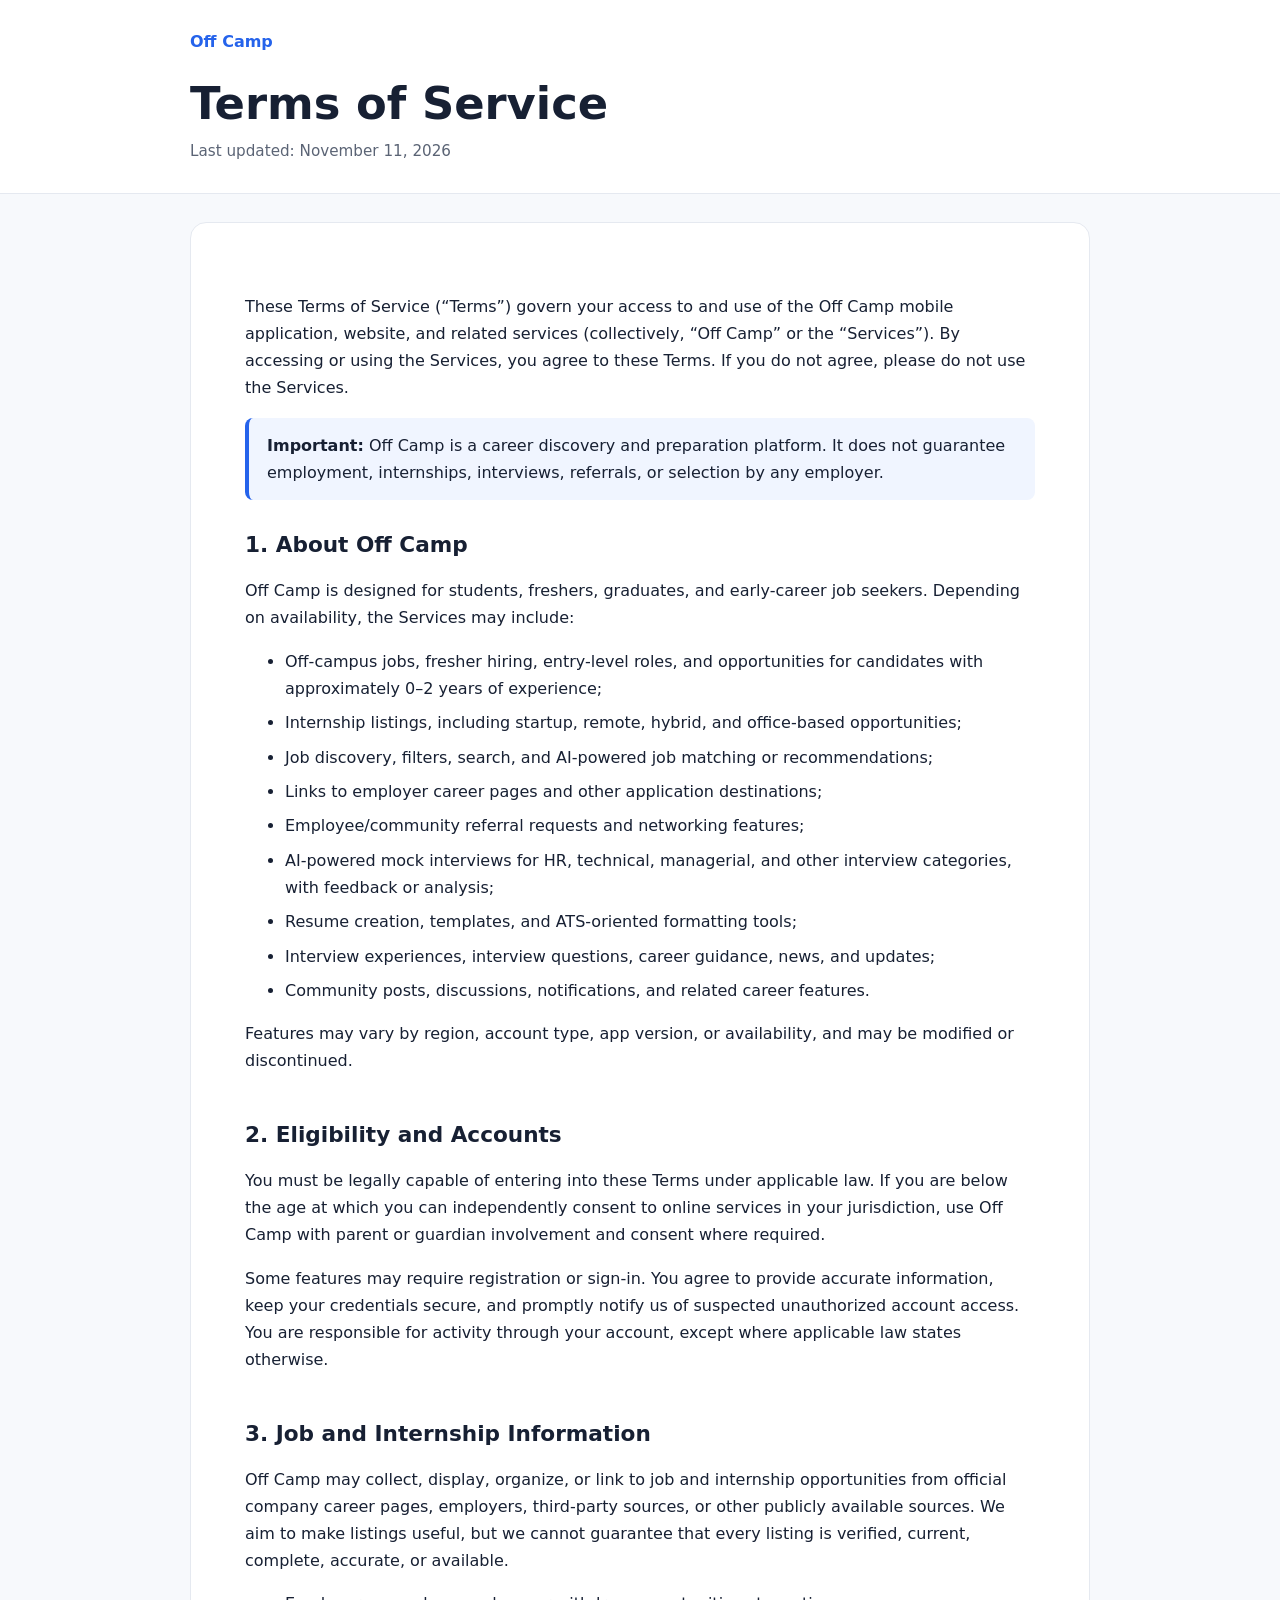
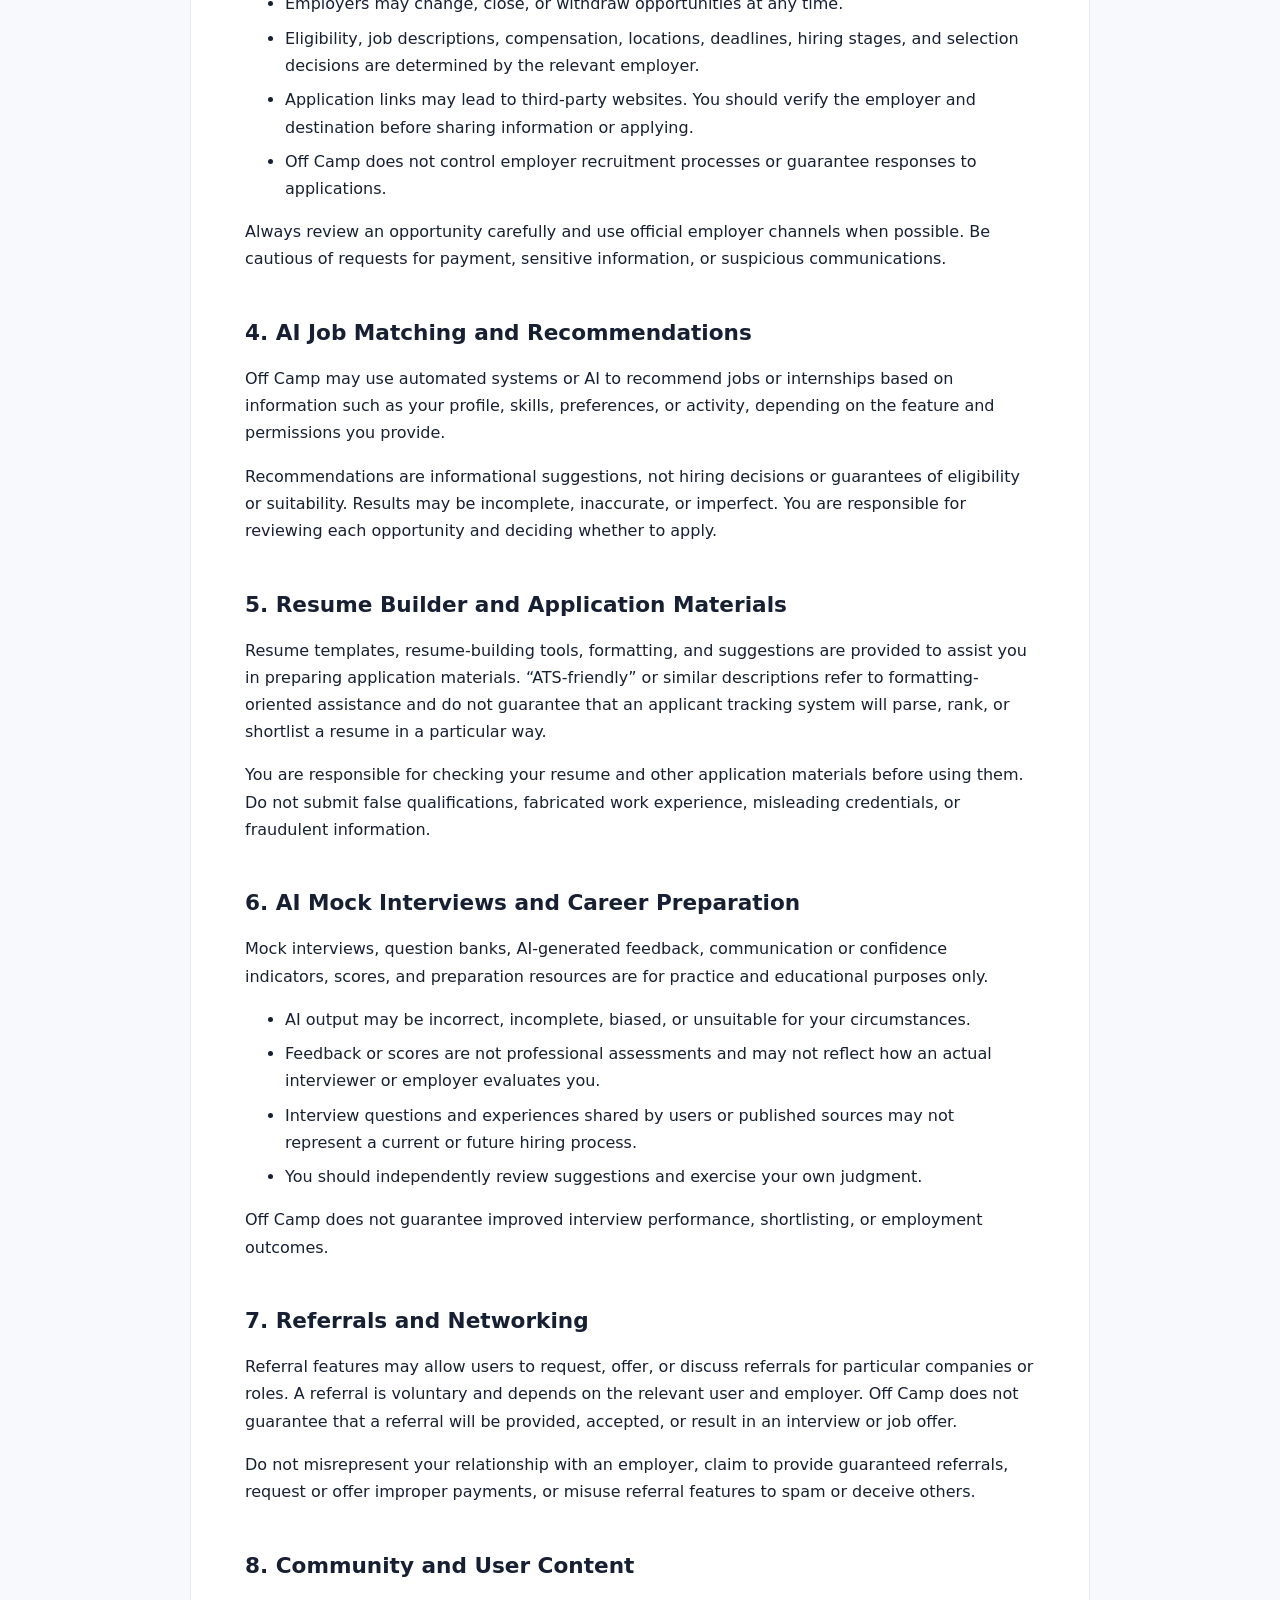
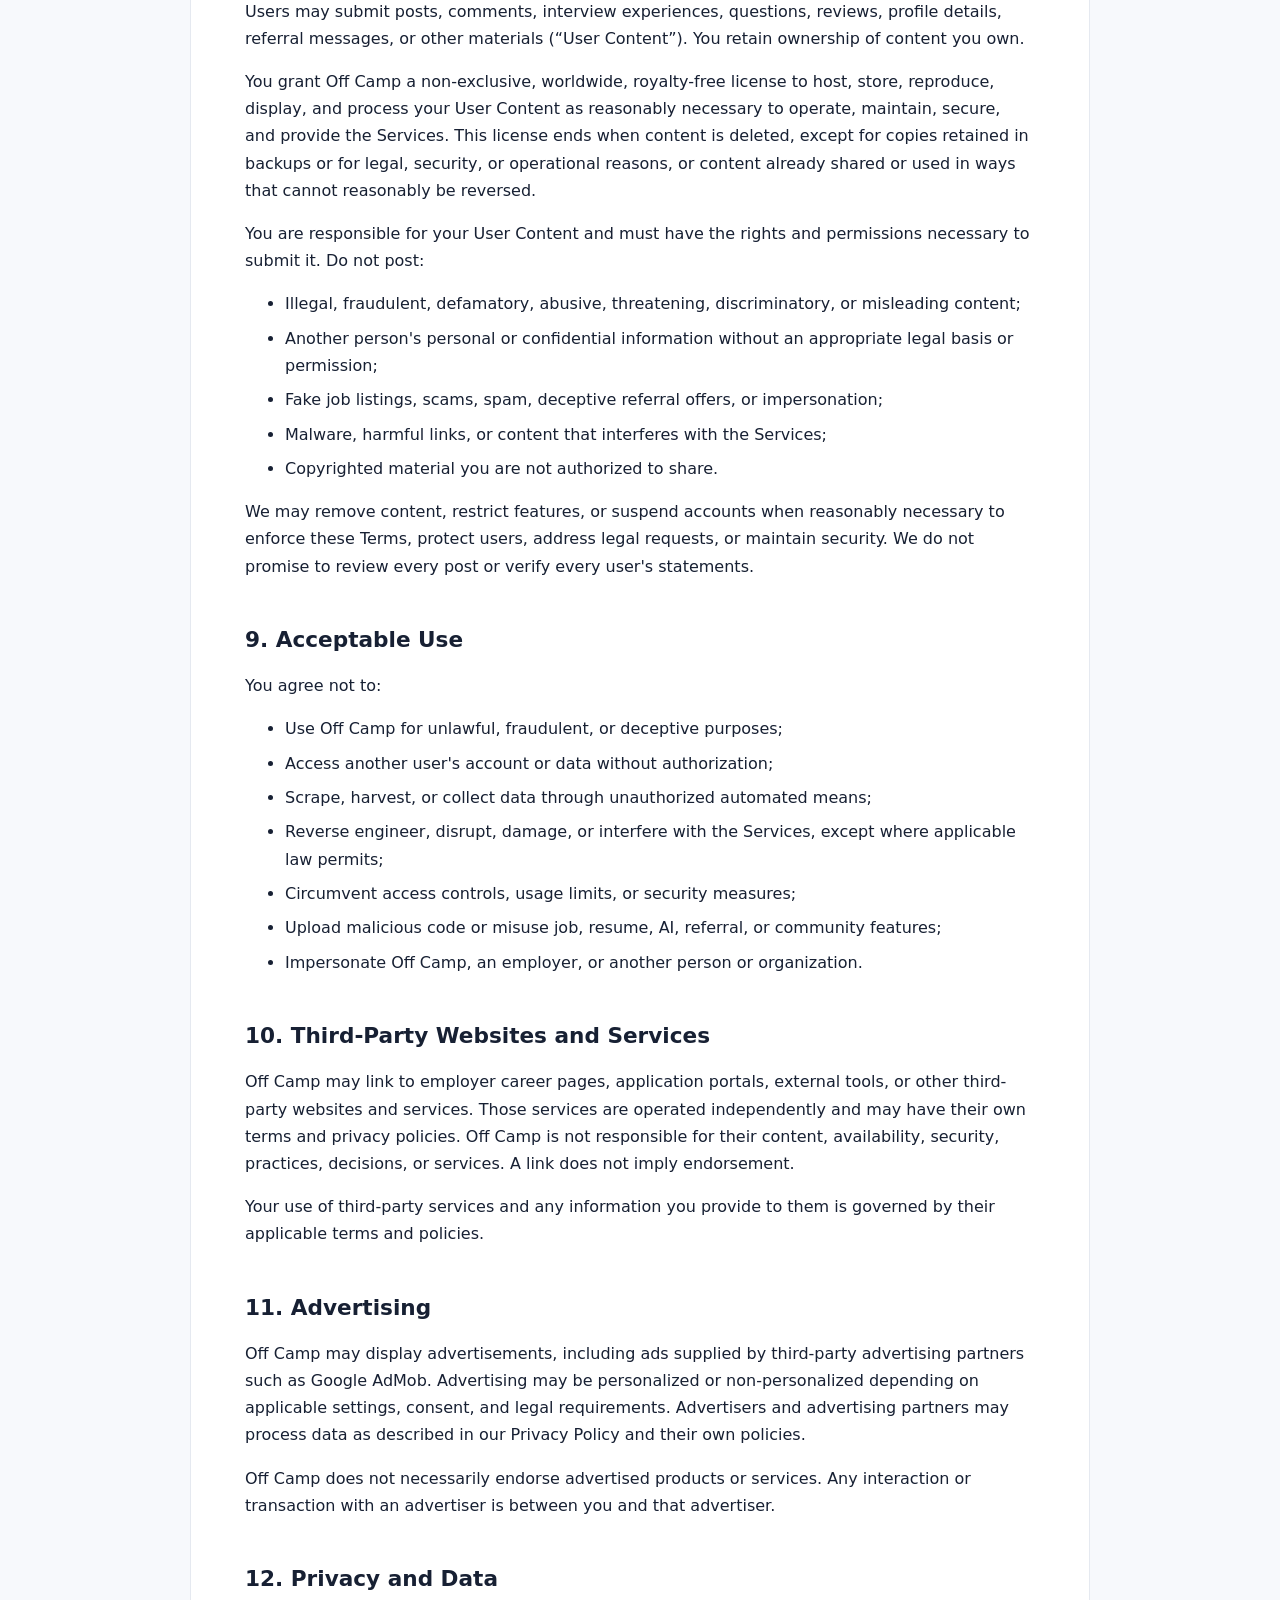
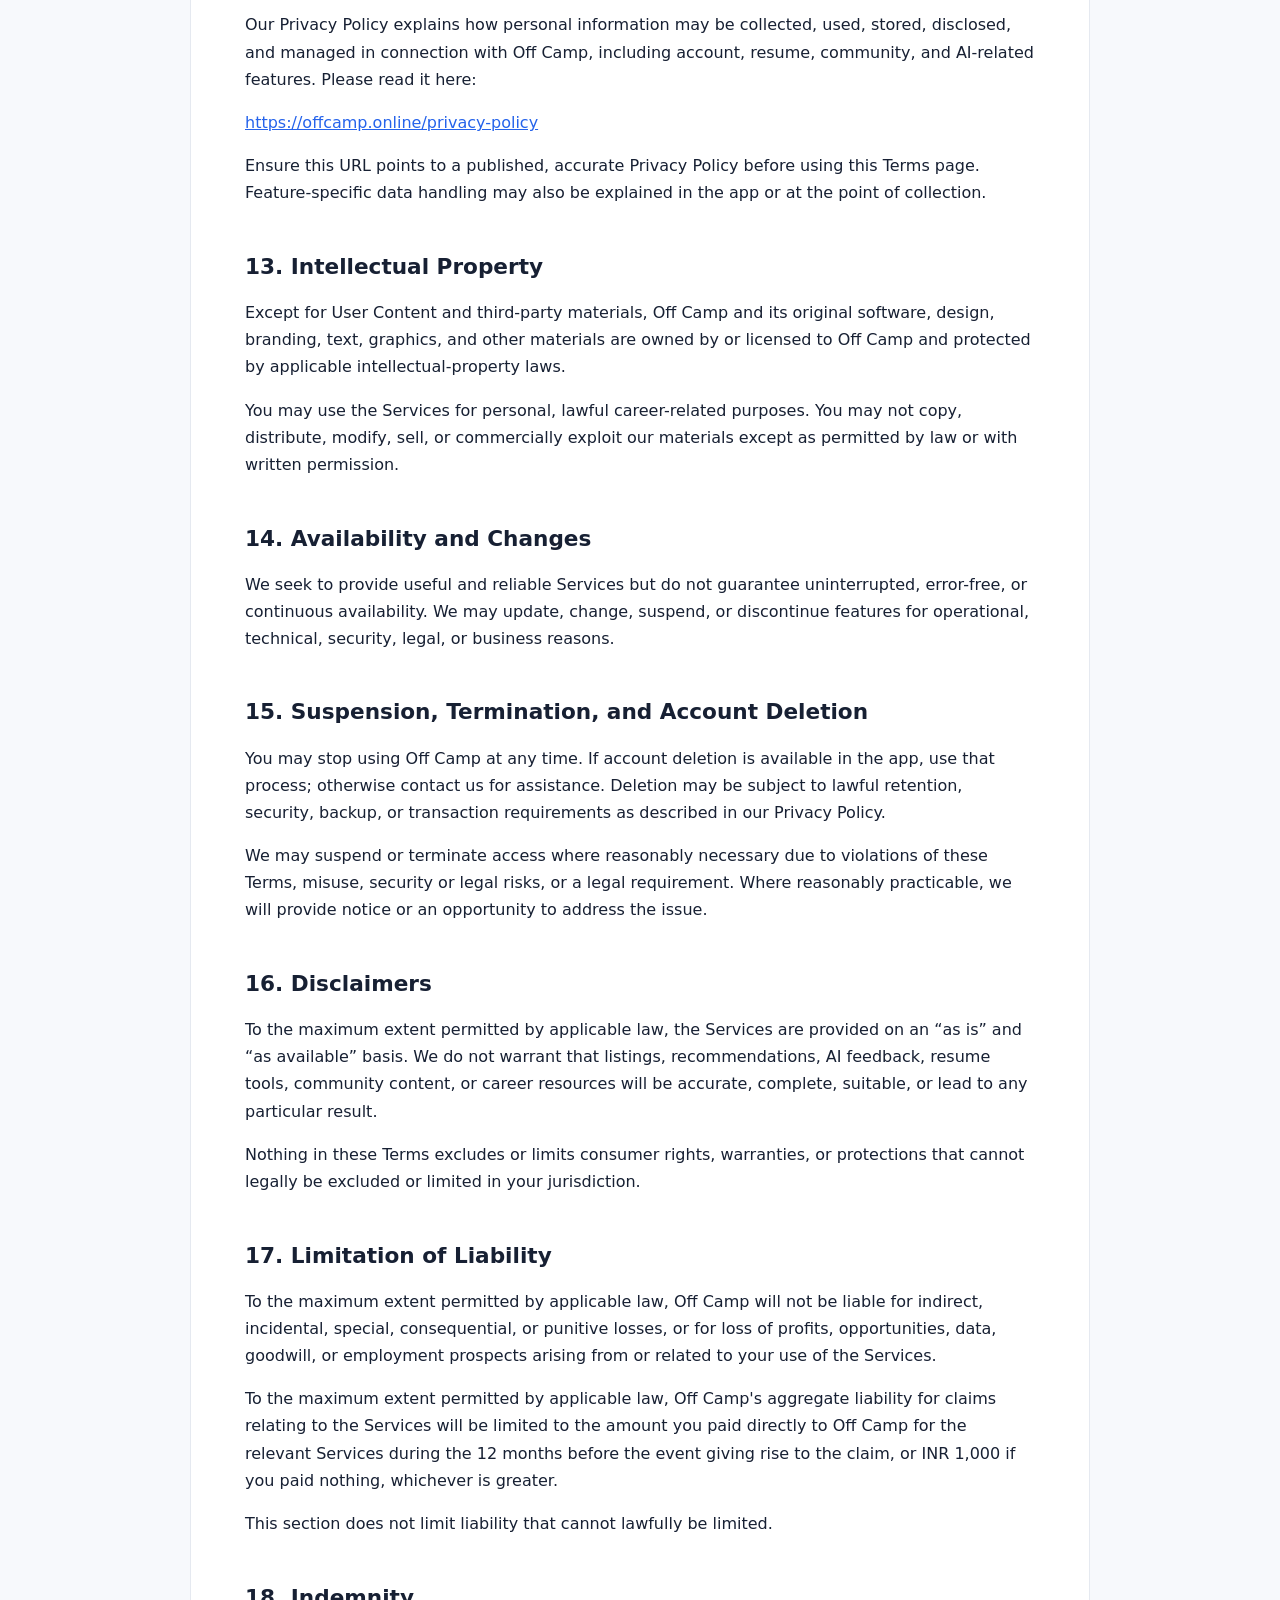
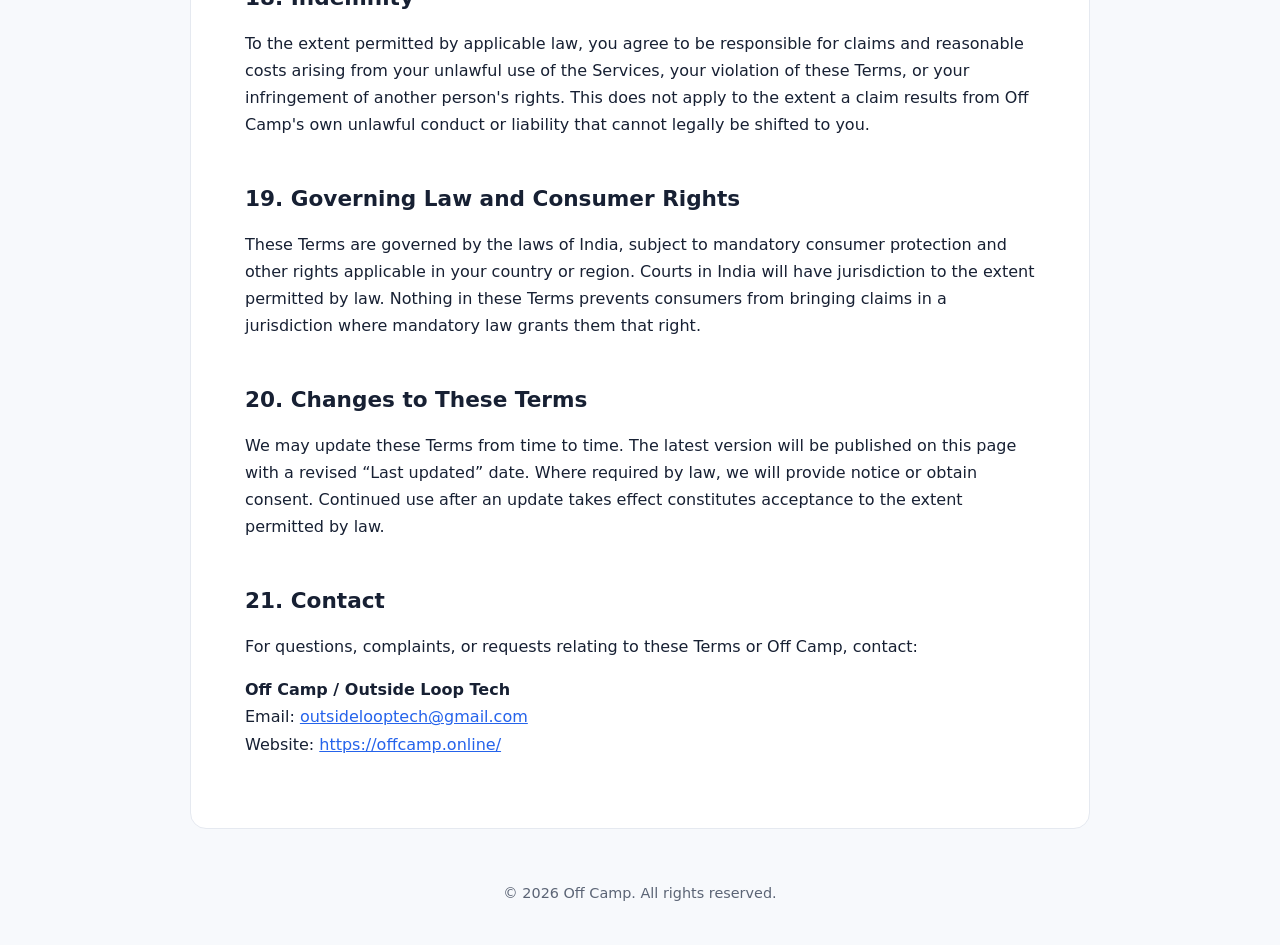
<file: terms-of-service.html>
<!DOCTYPE html>
<html lang="en">
<head>
  <meta charset="UTF-8">
  <meta name="viewport" content="width=device-width, initial-scale=1">
  <meta name="description" content="Terms of Service for Off Camp, an AI-powered jobs, internships and career preparation platform for freshers.">
  <title>Terms of Service | Off Camp</title>
  <style>
    :root{color-scheme:light;--ink:#172033;--muted:#5b6475;--line:#e5e9f0;--accent:#2563eb;--bg:#f7f9fc}
    *{box-sizing:border-box}
    body{margin:0;font-family:system-ui,-apple-system,Segoe UI,Roboto,Arial,sans-serif;line-height:1.7;color:var(--ink);background:var(--bg)}
    header{background:#fff;border-bottom:1px solid var(--line);padding:28px 20px}
    header .wrap,main{max-width:900px;margin:0 auto}
    .brand{font-weight:800;color:var(--accent);text-decoration:none}
    h1{font-size:clamp(2rem,5vw,2.8rem);line-height:1.2;margin:22px 0 8px}
    .updated{color:var(--muted);font-size:.95rem}
    main{background:#fff;margin:28px auto;padding:clamp(22px,5vw,54px);border:1px solid var(--line);border-radius:16px}
    h2{margin-top:2.1em;font-size:1.35rem;line-height:1.35}
    h2:first-of-type{margin-top:1.4em}
    a{color:var(--accent)}
    li{margin:.45em 0}
    .notice{background:#f0f5ff;border-left:4px solid var(--accent);padding:14px 18px;border-radius:8px}
    footer{text-align:center;color:var(--muted);padding:24px 16px 40px;font-size:.9rem}
  </style>
</head>
<body>
<header><div class="wrap">
  <a class="brand" href="https://offcamp.online/">Off Camp</a>
  <h1>Terms of Service</h1>
  <div class="updated">Last updated: November 11, 2026</div>
</div></header>

<main>
  <p>These Terms of Service (“Terms”) govern your access to and use of the Off Camp mobile application, website, and related services (collectively, “Off Camp” or the “Services”). By accessing or using the Services, you agree to these Terms. If you do not agree, please do not use the Services.</p>
  <p class="notice"><strong>Important:</strong> Off Camp is a career discovery and preparation platform. It does not guarantee employment, internships, interviews, referrals, or selection by any employer.</p>

  <h2>1. About Off Camp</h2>
  <p>Off Camp is designed for students, freshers, graduates, and early-career job seekers. Depending on availability, the Services may include:</p>
  <ul>
    <li>Off-campus jobs, fresher hiring, entry-level roles, and opportunities for candidates with approximately 0–2 years of experience;</li>
    <li>Internship listings, including startup, remote, hybrid, and office-based opportunities;</li>
    <li>Job discovery, filters, search, and AI-powered job matching or recommendations;</li>
    <li>Links to employer career pages and other application destinations;</li>
    <li>Employee/community referral requests and networking features;</li>
    <li>AI-powered mock interviews for HR, technical, managerial, and other interview categories, with feedback or analysis;</li>
    <li>Resume creation, templates, and ATS-oriented formatting tools;</li>
    <li>Interview experiences, interview questions, career guidance, news, and updates;</li>
    <li>Community posts, discussions, notifications, and related career features.</li>
  </ul>
  <p>Features may vary by region, account type, app version, or availability, and may be modified or discontinued.</p>

  <h2>2. Eligibility and Accounts</h2>
  <p>You must be legally capable of entering into these Terms under applicable law. If you are below the age at which you can independently consent to online services in your jurisdiction, use Off Camp with parent or guardian involvement and consent where required.</p>
  <p>Some features may require registration or sign-in. You agree to provide accurate information, keep your credentials secure, and promptly notify us of suspected unauthorized account access. You are responsible for activity through your account, except where applicable law states otherwise.</p>

  <h2>3. Job and Internship Information</h2>
  <p>Off Camp may collect, display, organize, or link to job and internship opportunities from official company career pages, employers, third-party sources, or other publicly available sources. We aim to make listings useful, but we cannot guarantee that every listing is verified, current, complete, accurate, or available.</p>
  <ul>
    <li>Employers may change, close, or withdraw opportunities at any time.</li>
    <li>Eligibility, job descriptions, compensation, locations, deadlines, hiring stages, and selection decisions are determined by the relevant employer.</li>
    <li>Application links may lead to third-party websites. You should verify the employer and destination before sharing information or applying.</li>
    <li>Off Camp does not control employer recruitment processes or guarantee responses to applications.</li>
  </ul>
  <p>Always review an opportunity carefully and use official employer channels when possible. Be cautious of requests for payment, sensitive information, or suspicious communications.</p>

  <h2>4. AI Job Matching and Recommendations</h2>
  <p>Off Camp may use automated systems or AI to recommend jobs or internships based on information such as your profile, skills, preferences, or activity, depending on the feature and permissions you provide.</p>
  <p>Recommendations are informational suggestions, not hiring decisions or guarantees of eligibility or suitability. Results may be incomplete, inaccurate, or imperfect. You are responsible for reviewing each opportunity and deciding whether to apply.</p>

  <h2>5. Resume Builder and Application Materials</h2>
  <p>Resume templates, resume-building tools, formatting, and suggestions are provided to assist you in preparing application materials. “ATS-friendly” or similar descriptions refer to formatting-oriented assistance and do not guarantee that an applicant tracking system will parse, rank, or shortlist a resume in a particular way.</p>
  <p>You are responsible for checking your resume and other application materials before using them. Do not submit false qualifications, fabricated work experience, misleading credentials, or fraudulent information.</p>

  <h2>6. AI Mock Interviews and Career Preparation</h2>
  <p>Mock interviews, question banks, AI-generated feedback, communication or confidence indicators, scores, and preparation resources are for practice and educational purposes only.</p>
  <ul>
    <li>AI output may be incorrect, incomplete, biased, or unsuitable for your circumstances.</li>
    <li>Feedback or scores are not professional assessments and may not reflect how an actual interviewer or employer evaluates you.</li>
    <li>Interview questions and experiences shared by users or published sources may not represent a current or future hiring process.</li>
    <li>You should independently review suggestions and exercise your own judgment.</li>
  </ul>
  <p>Off Camp does not guarantee improved interview performance, shortlisting, or employment outcomes.</p>

  <h2>7. Referrals and Networking</h2>
  <p>Referral features may allow users to request, offer, or discuss referrals for particular companies or roles. A referral is voluntary and depends on the relevant user and employer. Off Camp does not guarantee that a referral will be provided, accepted, or result in an interview or job offer.</p>
  <p>Do not misrepresent your relationship with an employer, claim to provide guaranteed referrals, request or offer improper payments, or misuse referral features to spam or deceive others.</p>

  <h2>8. Community and User Content</h2>
  <p>Users may submit posts, comments, interview experiences, questions, reviews, profile details, referral messages, or other materials (“User Content”). You retain ownership of content you own.</p>
  <p>You grant Off Camp a non-exclusive, worldwide, royalty-free license to host, store, reproduce, display, and process your User Content as reasonably necessary to operate, maintain, secure, and provide the Services. This license ends when content is deleted, except for copies retained in backups or for legal, security, or operational reasons, or content already shared or used in ways that cannot reasonably be reversed.</p>
  <p>You are responsible for your User Content and must have the rights and permissions necessary to submit it. Do not post:</p>
  <ul>
    <li>Illegal, fraudulent, defamatory, abusive, threatening, discriminatory, or misleading content;</li>
    <li>Another person's personal or confidential information without an appropriate legal basis or permission;</li>
    <li>Fake job listings, scams, spam, deceptive referral offers, or impersonation;</li>
    <li>Malware, harmful links, or content that interferes with the Services;</li>
    <li>Copyrighted material you are not authorized to share.</li>
  </ul>
  <p>We may remove content, restrict features, or suspend accounts when reasonably necessary to enforce these Terms, protect users, address legal requests, or maintain security. We do not promise to review every post or verify every user's statements.</p>

  <h2>9. Acceptable Use</h2>
  <p>You agree not to:</p>
  <ul>
    <li>Use Off Camp for unlawful, fraudulent, or deceptive purposes;</li>
    <li>Access another user's account or data without authorization;</li>
    <li>Scrape, harvest, or collect data through unauthorized automated means;</li>
    <li>Reverse engineer, disrupt, damage, or interfere with the Services, except where applicable law permits;</li>
    <li>Circumvent access controls, usage limits, or security measures;</li>
    <li>Upload malicious code or misuse job, resume, AI, referral, or community features;</li>
    <li>Impersonate Off Camp, an employer, or another person or organization.</li>
  </ul>

  <h2>10. Third-Party Websites and Services</h2>
  <p>Off Camp may link to employer career pages, application portals, external tools, or other third-party websites and services. Those services are operated independently and may have their own terms and privacy policies. Off Camp is not responsible for their content, availability, security, practices, decisions, or services. A link does not imply endorsement.</p>
  <p>Your use of third-party services and any information you provide to them is governed by their applicable terms and policies.</p>

  <h2>11. Advertising</h2>
  <p>Off Camp may display advertisements, including ads supplied by third-party advertising partners such as Google AdMob. Advertising may be personalized or non-personalized depending on applicable settings, consent, and legal requirements. Advertisers and advertising partners may process data as described in our Privacy Policy and their own policies.</p>
  <p>Off Camp does not necessarily endorse advertised products or services. Any interaction or transaction with an advertiser is between you and that advertiser.</p>

  <h2>12. Privacy and Data</h2>
  <p>Our Privacy Policy explains how personal information may be collected, used, stored, disclosed, and managed in connection with Off Camp, including account, resume, community, and AI-related features. Please read it here:</p>
  <p><a href="https://offcamp.online/privacy-policy">https://offcamp.online/privacy-policy</a></p>
  <p>Ensure this URL points to a published, accurate Privacy Policy before using this Terms page. Feature-specific data handling may also be explained in the app or at the point of collection.</p>

  <h2>13. Intellectual Property</h2>
  <p>Except for User Content and third-party materials, Off Camp and its original software, design, branding, text, graphics, and other materials are owned by or licensed to Off Camp and protected by applicable intellectual-property laws.</p>
  <p>You may use the Services for personal, lawful career-related purposes. You may not copy, distribute, modify, sell, or commercially exploit our materials except as permitted by law or with written permission.</p>

  <h2>14. Availability and Changes</h2>
  <p>We seek to provide useful and reliable Services but do not guarantee uninterrupted, error-free, or continuous availability. We may update, change, suspend, or discontinue features for operational, technical, security, legal, or business reasons.</p>

  <h2>15. Suspension, Termination, and Account Deletion</h2>
  <p>You may stop using Off Camp at any time. If account deletion is available in the app, use that process; otherwise contact us for assistance. Deletion may be subject to lawful retention, security, backup, or transaction requirements as described in our Privacy Policy.</p>
  <p>We may suspend or terminate access where reasonably necessary due to violations of these Terms, misuse, security or legal risks, or a legal requirement. Where reasonably practicable, we will provide notice or an opportunity to address the issue.</p>

  <h2>16. Disclaimers</h2>
  <p>To the maximum extent permitted by applicable law, the Services are provided on an “as is” and “as available” basis. We do not warrant that listings, recommendations, AI feedback, resume tools, community content, or career resources will be accurate, complete, suitable, or lead to any particular result.</p>
  <p>Nothing in these Terms excludes or limits consumer rights, warranties, or protections that cannot legally be excluded or limited in your jurisdiction.</p>

  <h2>17. Limitation of Liability</h2>
  <p>To the maximum extent permitted by applicable law, Off Camp will not be liable for indirect, incidental, special, consequential, or punitive losses, or for loss of profits, opportunities, data, goodwill, or employment prospects arising from or related to your use of the Services.</p>
  <p>To the maximum extent permitted by applicable law, Off Camp's aggregate liability for claims relating to the Services will be limited to the amount you paid directly to Off Camp for the relevant Services during the 12 months before the event giving rise to the claim, or INR 1,000 if you paid nothing, whichever is greater.</p>
  <p>This section does not limit liability that cannot lawfully be limited.</p>

  <h2>18. Indemnity</h2>
  <p>To the extent permitted by applicable law, you agree to be responsible for claims and reasonable costs arising from your unlawful use of the Services, your violation of these Terms, or your infringement of another person's rights. This does not apply to the extent a claim results from Off Camp's own unlawful conduct or liability that cannot legally be shifted to you.</p>

  <h2>19. Governing Law and Consumer Rights</h2>
  <p>These Terms are governed by the laws of India, subject to mandatory consumer protection and other rights applicable in your country or region. Courts in India will have jurisdiction to the extent permitted by law. Nothing in these Terms prevents consumers from bringing claims in a jurisdiction where mandatory law grants them that right.</p>

  <h2>20. Changes to These Terms</h2>
  <p>We may update these Terms from time to time. The latest version will be published on this page with a revised “Last updated” date. Where required by law, we will provide notice or obtain consent. Continued use after an update takes effect constitutes acceptance to the extent permitted by law.</p>

  <h2>21. Contact</h2>
  <p>For questions, complaints, or requests relating to these Terms or Off Camp, contact:</p>
  <p><strong>Off Camp / Outside Loop Tech</strong><br>
  Email: <a href="mailto:outsidelooptech@gmail.com">outsidelooptech@gmail.com</a><br>
  Website: <a href="https://offcamp.online/">https://offcamp.online/</a></p>
</main>
<footer>© <span id="year">2026</span> Off Camp. All rights reserved.</footer>
<script>document.getElementById("year").textContent=new Date().getFullYear();</script>
</body>
</html>
</file>
